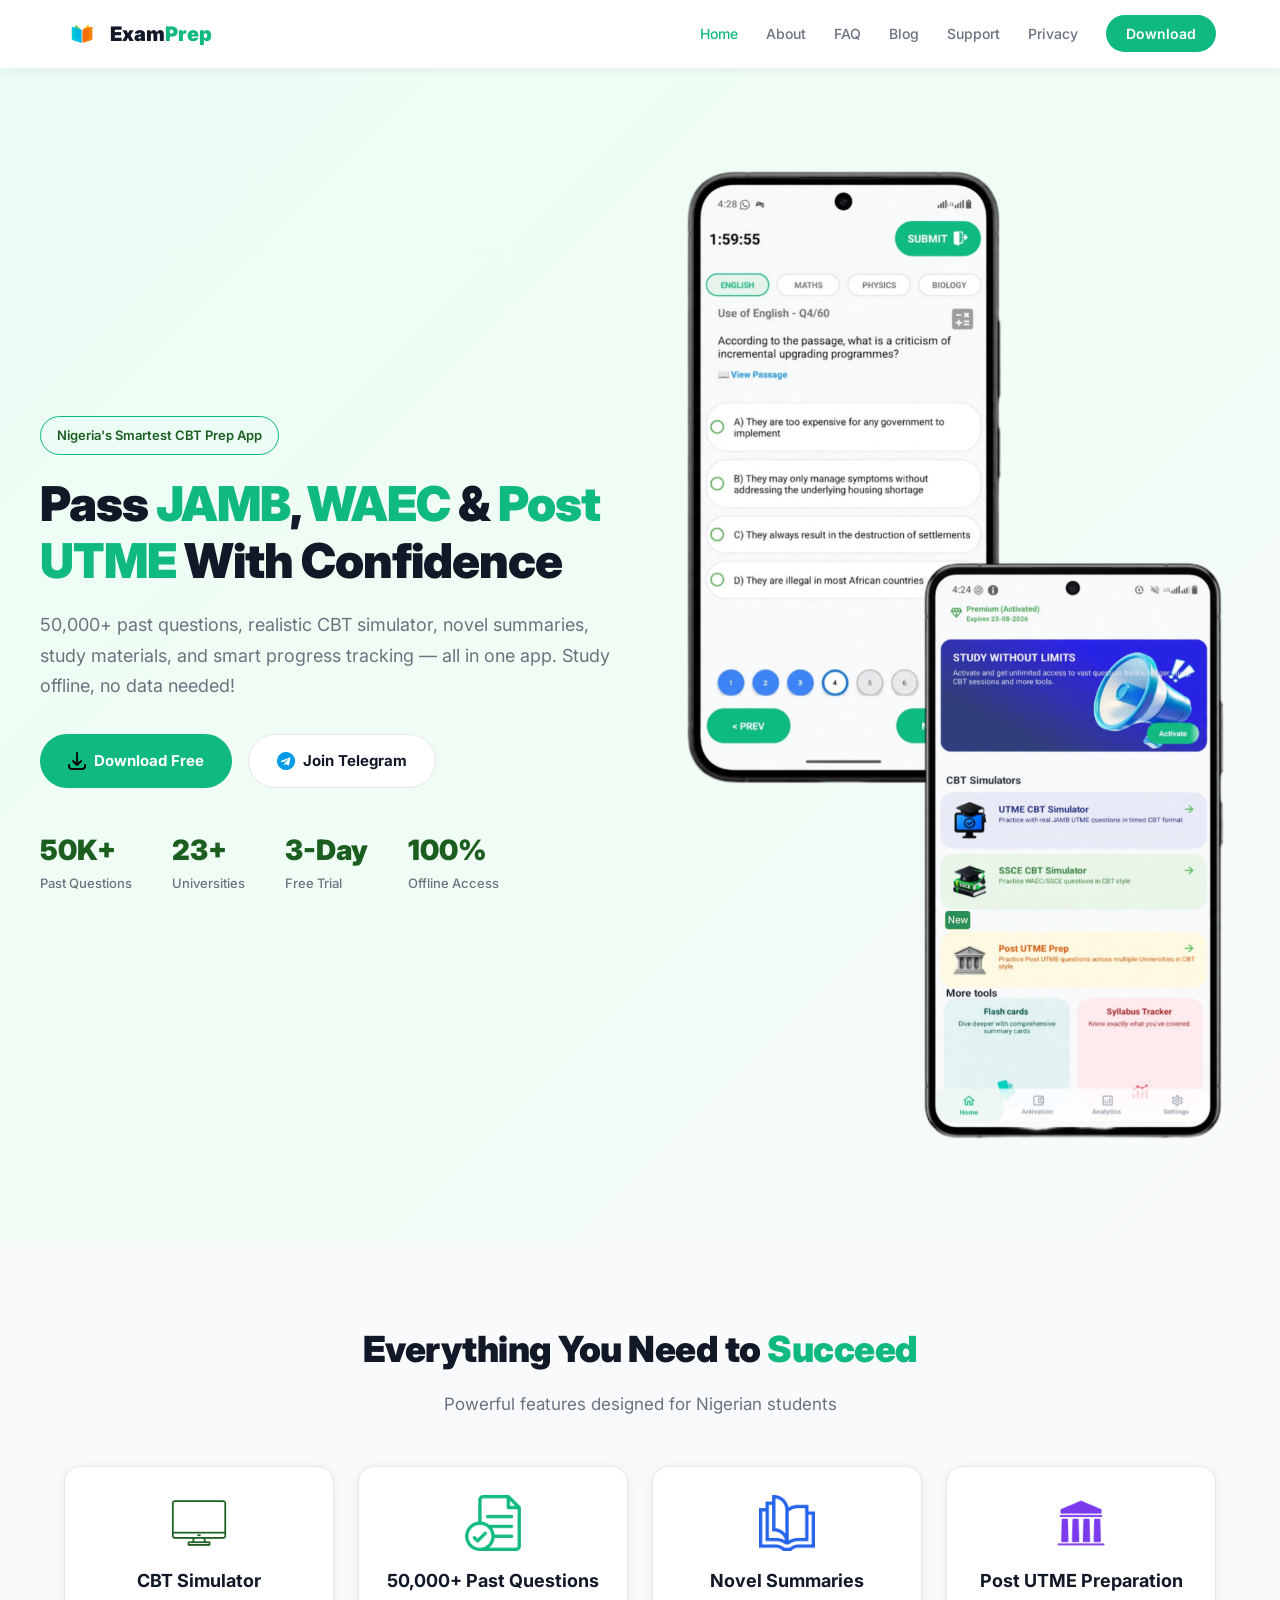
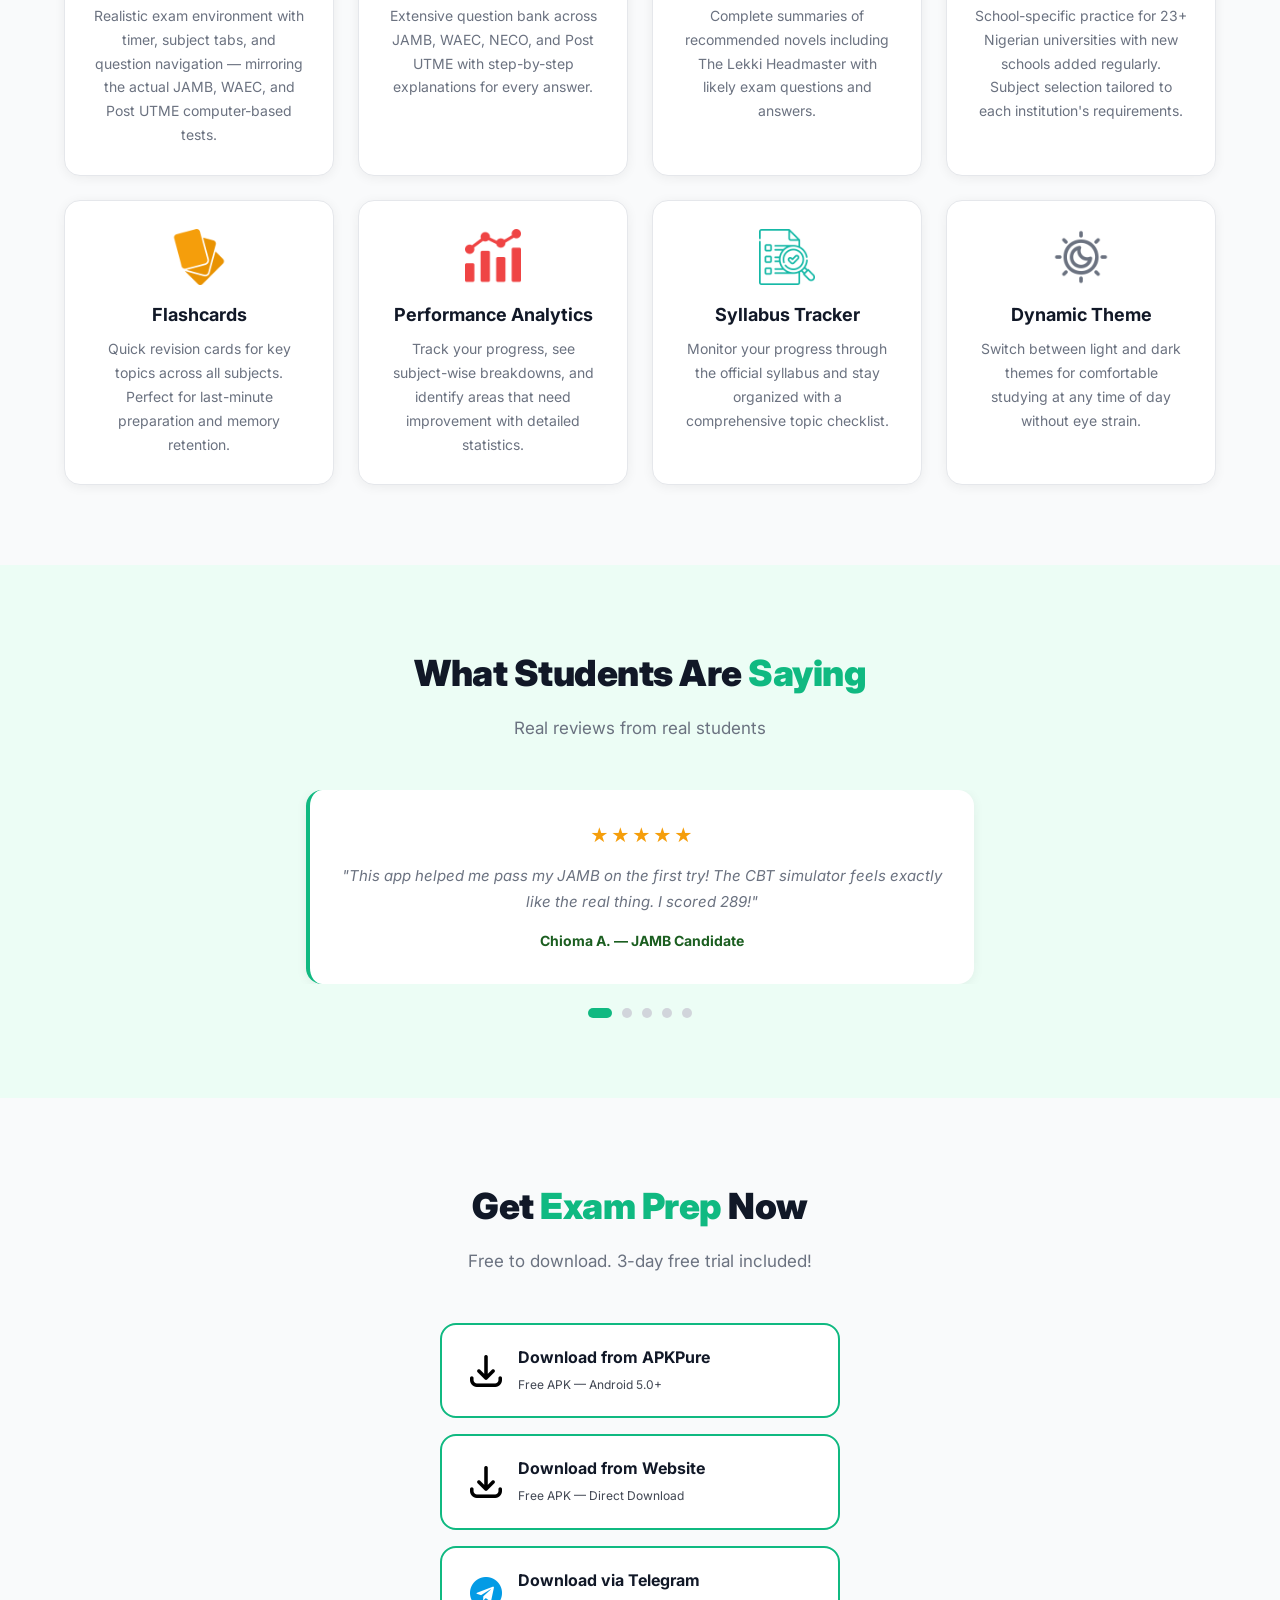
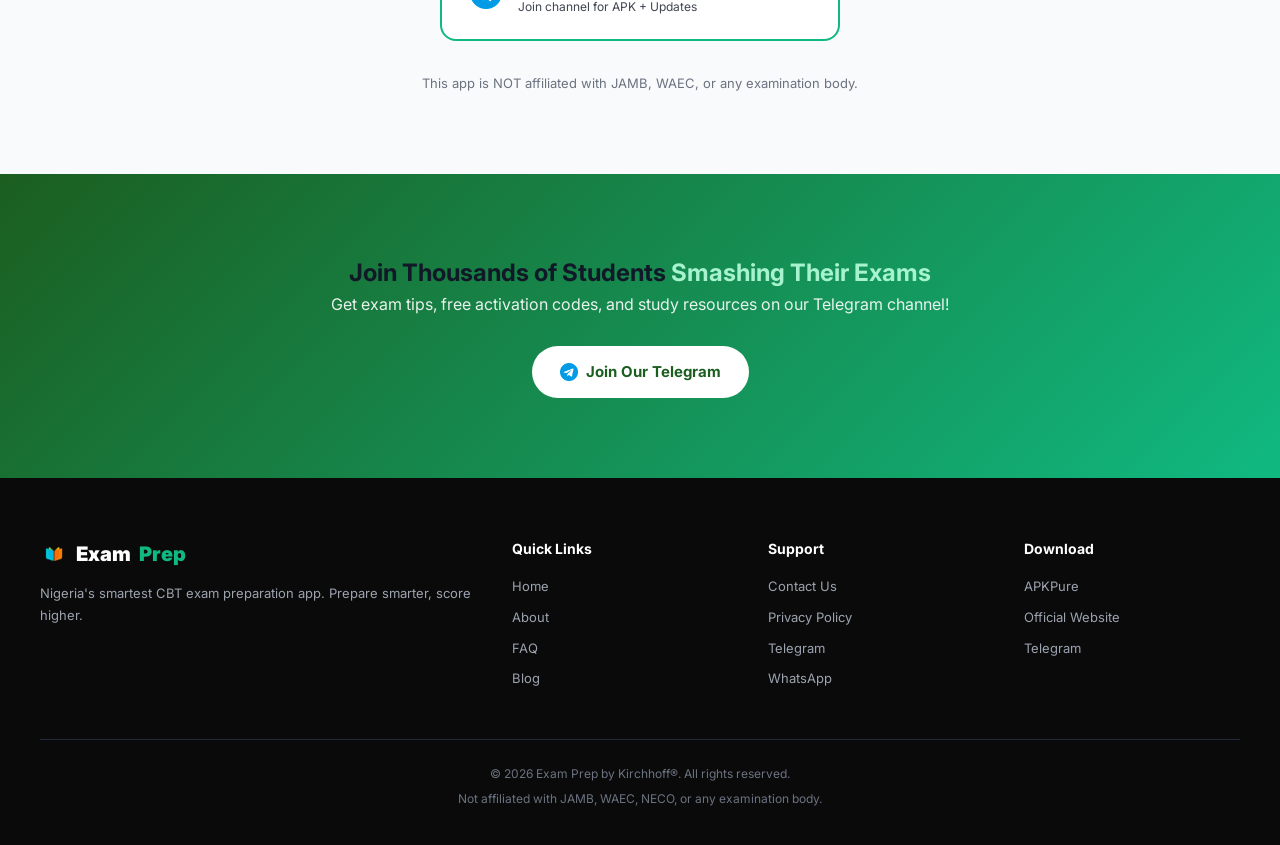
<file: index.html>
<!DOCTYPE html>
<html lang="en">
<head>
    <meta charset="UTF-8">
    <meta name="viewport" content="width=device-width, initial-scale=1.0">
    <title>Exam Prep — JAMB, WAEC, NECO & Post UTME CBT Simulator</title>
    <meta name="description" content="Prepare for JAMB, WAEC, NECO, and Post UTME with 50,000+ past questions, realistic CBT simulator, novel summaries, and smart progress tracking. Download free now!">
    <link rel="icon" type="image/png" href="logo.png">
    <link rel="stylesheet" href="style.css">
    <link rel="preconnect" href="https://fonts.googleapis.com">
    <link href="https://fonts.googleapis.com/css2?family=Inter:wght@400;500;600;700;800;900&display=swap" rel="stylesheet">
</head>
<body>

    <!-- NAVIGATION -->
    <nav class="navbar">
        <div class="nav-container">
            <a href="index.html" class="nav-logo">
                <img src="logo.png" alt="Exam Prep Logo">
                <span class="logo-text">Exam<span class="accent">Prep</span></span>
            </a>
            <button class="nav-toggle" id="navToggle" aria-label="Toggle navigation">
                <span></span>
                <span></span>
                <span></span>
            </button>
            <ul class="nav-menu" id="navMenu">
                <li><a href="index.html" class="active">Home</a></li>
                <li><a href="about.html">About</a></li>
                <li><a href="faq.html">FAQ</a></li>
                <li><a href="blog.html">Blog</a></li>
                <li><a href="support.html">Support</a></li>
                <li><a href="privacy.html">Privacy</a></li>
                <li><a href="#download" class="nav-download-btn">Download</a></li>
            </ul>
        </div>
    </nav>

    <!-- HERO SECTION -->
    <section class="hero">
        <div class="hero-container">
            <div class="hero-content">
                <span class="hero-badge">Nigeria's Smartest CBT Prep App</span>
                <h1 class="hero-title">Pass <span class="accent">JAMB</span>, <span class="accent">WAEC</span> & <span class="accent">Post UTME</span> With Confidence</h1>
                <p class="hero-subtitle">50,000+ past questions, realistic CBT simulator, novel summaries, study materials, and smart progress tracking — all in one app. Study offline, no data needed!</p>
                <div class="hero-buttons">
                    <a href="#download" class="btn-primary">
                        <img src="icon-download.png" alt="Download" style="width: 18px; height: 18px;">
                        Download Free
                    </a>
                    <a href="https://t.me/KirchhoffExamPrep" class="btn-secondary" target="_blank">
                        <img src="icon-telegram.png" alt="Telegram" style="width: 18px; height: 18px;">
                        Join Telegram
                    </a>
                </div>
                <div class="hero-stats">
                    <div class="stat">
                        <span class="stat-number">50K+</span>
                        <span class="stat-label">Past Questions</span>
                    </div>
                    <div class="stat">
                        <span class="stat-number">23+</span>
                        <span class="stat-label">Universities</span>
                    </div>
                    <div class="stat">
                        <span class="stat-number">3-Day</span>
                        <span class="stat-label">Free Trial</span>
                    </div>
                    <div class="stat">
                        <span class="stat-number">100%</span>
                        <span class="stat-label">Offline Access</span>
                    </div>
                </div>
            </div>
            <div class="hero-phone">
                <img src="app-showcase.png" alt="Exam Prep App Screenshots" class="hero-showcase">
            </div>
        </div>
    </section>

    <!-- FEATURES SECTION -->
    <section class="features" id="features">
        <div class="section-container">
            <h2 class="section-title">Everything You Need to <span class="accent">Succeed</span></h2>
            <p class="section-subtitle">Powerful features designed for Nigerian students</p>
            
            <div class="features-grid">
                <div class="feature-card">
                    <img src="icon-cbt.png" alt="CBT Simulator" class="feature-icon">
                    <h3>CBT Simulator</h3>
                    <p>Realistic exam environment with timer, subject tabs, and question navigation — mirroring the actual JAMB, WAEC, and Post UTME computer-based tests.</p>
                </div>
                <div class="feature-card">
                    <img src="icon-questions.png" alt="50,000+ Questions" class="feature-icon">
                    <h3>50,000+ Past Questions</h3>
                    <p>Extensive question bank across JAMB, WAEC, NECO, and Post UTME with step-by-step explanations for every answer.</p>
                </div>
                <div class="feature-card">
                    <img src="icon-novel.png" alt="Novel Summaries" class="feature-icon">
                    <h3>Novel Summaries</h3>
                    <p>Complete summaries of recommended novels including The Lekki Headmaster with likely exam questions and answers.</p>
                </div>
                <div class="feature-card">
                    <img src="icon-postutme.png" alt="Post UTME Prep" class="feature-icon">
                    <h3>Post UTME Preparation</h3>
                    <p>School-specific practice for 23+ Nigerian universities with new schools added regularly. Subject selection tailored to each institution's requirements.</p>
                </div>
                <div class="feature-card">
                    <img src="icon-flashcards.png" alt="Flashcards" class="feature-icon">
                    <h3>Flashcards</h3>
                    <p>Quick revision cards for key topics across all subjects. Perfect for last-minute preparation and memory retention.</p>
                </div>
                <div class="feature-card">
                    <img src="icon-analytics.png" alt="Analytics" class="feature-icon">
                    <h3>Performance Analytics</h3>
                    <p>Track your progress, see subject-wise breakdowns, and identify areas that need improvement with detailed statistics.</p>
                </div>
                <div class="feature-card">
                    <img src="icon-syllabus.png" alt="Syllabus Tracker" class="feature-icon">
                    <h3>Syllabus Tracker</h3>
                    <p>Monitor your progress through the official syllabus and stay organized with a comprehensive topic checklist.</p>
                </div>
                <div class="feature-card">
                    <img src="icon-night.png" alt="Dynamic Theme" class="feature-icon">
                    <h3>Dynamic Theme</h3>
                    <p>Switch between light and dark themes for comfortable studying at any time of day without eye strain.</p>
                </div>
            </div>
        </div>
    </section>

    <!-- TESTIMONIALS SECTION -->
    <section class="testimonials">
        <div class="section-container">
            <h2 class="section-title">What Students Are <span class="accent">Saying</span></h2>
            <p class="section-subtitle">Real reviews from real students</p>
            
            <div class="testimonial-slider" id="testimonialSlider">
                <div class="testimonial-track" id="testimonialTrack">
                    <div class="testimonial-slide">
                        <div class="testimonial-card">
                            <div class="stars">★★★★★</div>
                            <p class="testimonial-text">"This app helped me pass my JAMB on the first try! The CBT simulator feels exactly like the real thing. I scored 289!"</p>
                            <p class="testimonial-name">Chioma A. — JAMB Candidate</p>
                        </div>
                    </div>
                    <div class="testimonial-slide">
                        <div class="testimonial-card">
                            <div class="stars">★★★★★</div>
                            <p class="testimonial-text">"The Post UTME section is a game-changer! I practiced for UNILAG specifically and the questions were very similar. Got admitted!"</p>
                            <p class="testimonial-name">Femi A. — Post UTME Candidate</p>
                        </div>
                    </div>
                    <div class="testimonial-slide">
                        <div class="testimonial-card">
                            <div class="stars">★★★★★</div>
                            <p class="testimonial-text">"Got 7 A's in WAEC thanks to this app. The study materials and past questions are incredibly accurate. 10/10!"</p>
                            <p class="testimonial-name">Grace M. — WAEC Candidate</p>
                        </div>
                    </div>
                    <div class="testimonial-slide">
                        <div class="testimonial-card">
                            <div class="stars">★★★★★</div>
                            <p class="testimonial-text">"The novel summaries saved me for Literature. The Lekki Headmaster summary was spot on with likely exam questions."</p>
                            <p class="testimonial-name">Emeka N. — JAMB Candidate</p>
                        </div>
                    </div>
                    <div class="testimonial-slide">
                        <div class="testimonial-card">
                            <div class="stars">★★★★★</div>
                            <p class="testimonial-text">"Offline access is a lifesaver! I studied everywhere without worrying about data. The analytics helped me focus on weak areas."</p>
                            <p class="testimonial-name">Blessing E. — NECO Candidate</p>
                        </div>
                    </div>
                </div>
            </div>
            
            <div class="slider-dots" id="sliderDots">
                <button class="slider-dot active" data-index="0" aria-label="Slide 1"></button>
                <button class="slider-dot" data-index="1" aria-label="Slide 2"></button>
                <button class="slider-dot" data-index="2" aria-label="Slide 3"></button>
                <button class="slider-dot" data-index="3" aria-label="Slide 4"></button>
                <button class="slider-dot" data-index="4" aria-label="Slide 5"></button>
            </div>
        </div>
    </section>

    <!-- DOWNLOAD SECTION -->
    <section class="download" id="download">
        <div class="section-container">
            <h2 class="section-title">Get <span class="accent">Exam Prep</span> Now</h2>
            <p class="section-subtitle">Free to download. 3-day free trial included!</p>
            
            <div class="download-buttons">
                <a href="https://apkpure.com/p/com.kirchhoff.examprep" class="btn-download" target="_blank">
                    <img src="icon-download.png" alt="APKPure Download">
                    <span>
                        <strong>Download from APKPure</strong>
                        <small>Free APK — Android 5.0+</small>
                    </span>
                </a>
                <a href="https://examprep.apk.com" class="btn-download" target="_blank">
                    <img src="icon-download.png" alt="Direct Download">
                    <span>
                        <strong>Download from Website</strong>
                        <small>Free APK — Direct Download</small>
                    </span>
                </a>
                <a href="https://t.me/KirchhoffExamPrep/63" class="btn-download" target="_blank">
                    <img src="icon-telegram.png" alt="Telegram Download">
                    <span>
                        <strong>Download via Telegram</strong>
                        <small>Join channel for APK + Updates</small>
                    </span>
                </a>
            </div>
            
            <p class="download-note">This app is NOT affiliated with JAMB, WAEC, or any examination body.</p>
        </div>
    </section>

    <!-- CTA SECTION -->
    <section class="cta">
        <div class="section-container">
            <h2>Join Thousands of Students <span class="accent">Smashing Their Exams</span></h2>
            <p>Get exam tips, free activation codes, and study resources on our Telegram channel!</p>
            <a href="https://t.me/KirchhoffExamPrep" class="btn-primary" target="_blank">
                <img src="icon-telegram.png" alt="Telegram" style="width: 18px; height: 18px;">
                Join Our Telegram
            </a>
        </div>
    </section>

    <!-- FOOTER -->
    <footer class="footer">
        <div class="footer-container">
            <div class="footer-grid">
                <div class="footer-brand">
                    <span class="footer-logo">
                        <img src="logo.png" alt="Exam Prep Logo">
                        Exam<span class="accent">Prep</span>
                    </span>
                    <p>Nigeria's smartest CBT exam preparation app. Prepare smarter, score higher.</p>
                </div>
                <div class="footer-links">
                    <h4>Quick Links</h4>
                    <a href="index.html">Home</a>
                    <a href="about.html">About</a>
                    <a href="faq.html">FAQ</a>
                    <a href="blog.html">Blog</a>
                </div>
                <div class="footer-links">
                    <h4>Support</h4>
                    <a href="support.html">Contact Us</a>
                    <a href="privacy.html">Privacy Policy</a>
                    <a href="https://t.me/KirchhoffExamPrep" target="_blank">Telegram</a>
                    <a href="https://wa.me/2349031144480" target="_blank">WhatsApp</a>
                </div>
                <div class="footer-links">
                    <h4>Download</h4>
                    <a href="https://apkpure.com/p/com.kirchhoff.examprep" target="_blank">APKPure</a>
                    <a href="https://examprep.apk.com" target="_blank">Official Website</a>
                    <a href="https://t.me/KirchhoffExamPrep/63" target="_blank">Telegram</a>
                </div>
            </div>
            <div class="footer-bottom">
                <p>© <span class="current-year">2025</span> Exam Prep by Kirchhoff®. All rights reserved.</p>
                <p>Not affiliated with JAMB, WAEC, NECO, or any examination body.</p>
            </div>
        </div>
    </footer>

    <script src="script.js"></script>
</body>
</html>
</file>
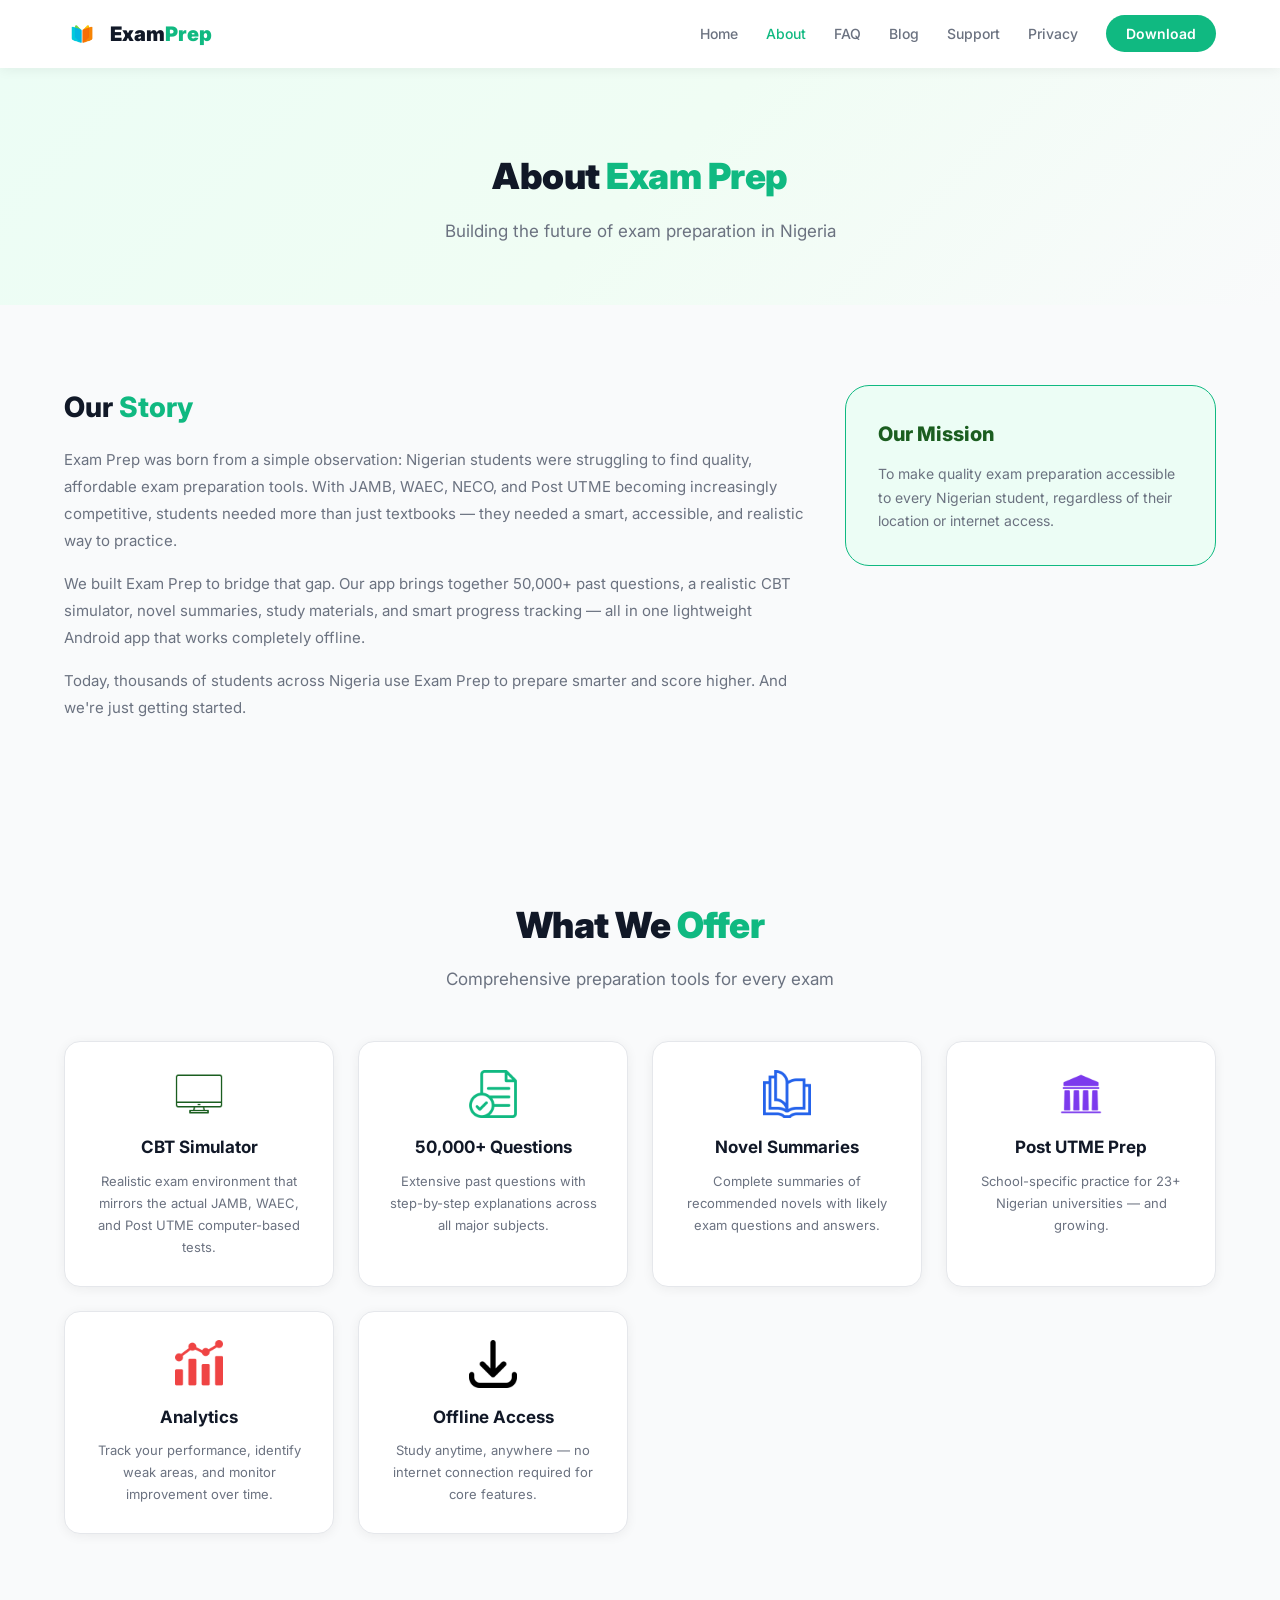
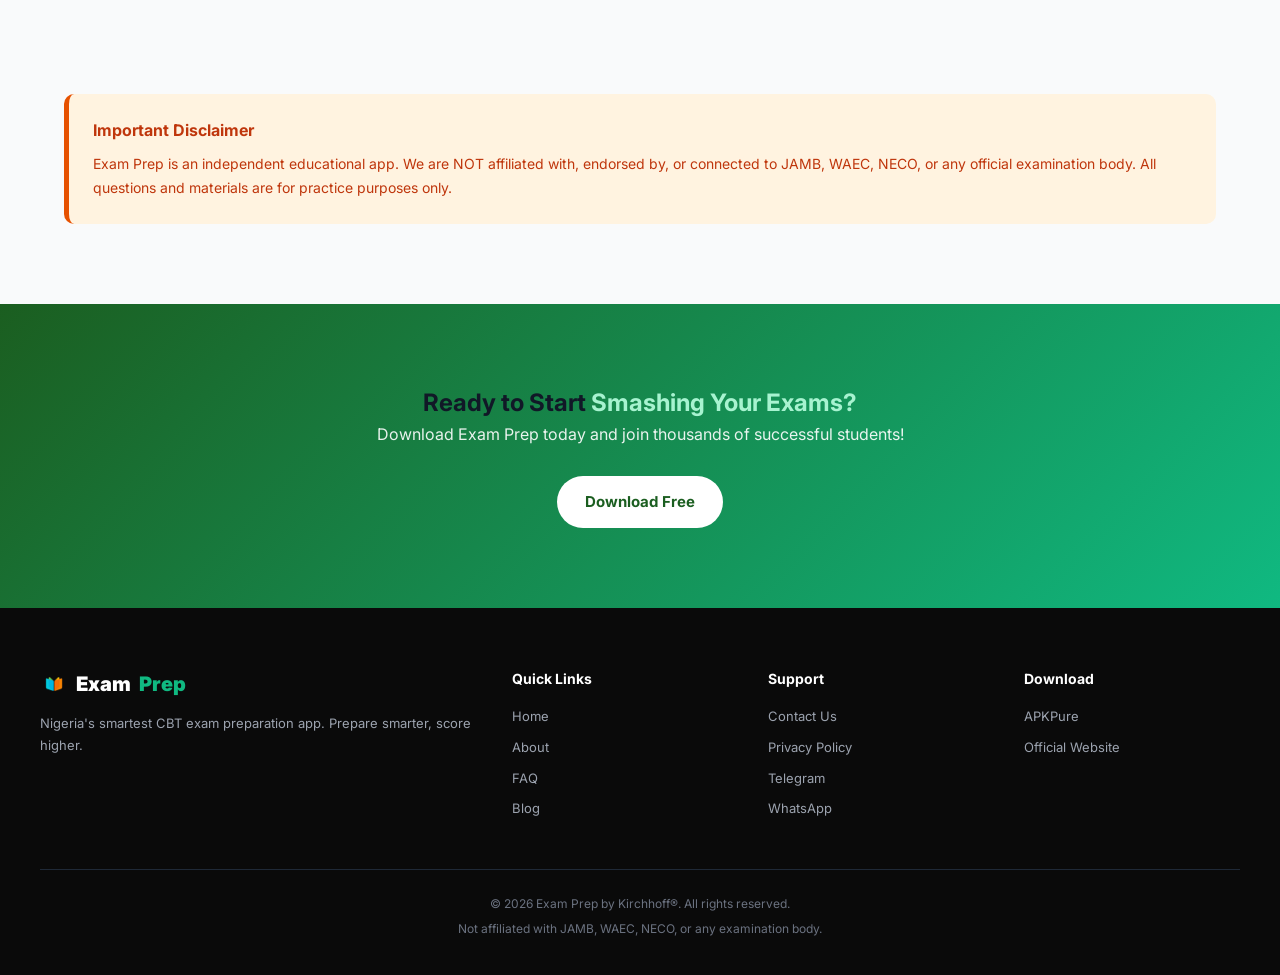
<file: about.html>
<!DOCTYPE html>
<html lang="en">
<head>
    <meta charset="UTF-8">
    <meta name="viewport" content="width=device-width, initial-scale=1.0">
    <title>About — Exam Prep</title>
    <meta name="description" content="Learn about Exam Prep — Nigeria's smartest CBT exam preparation app for JAMB, WAEC, NECO, and Post UTME.">
    <link rel="icon" type="image/png" href="logo.png">
    <link rel="stylesheet" href="style.css">
    <link rel="preconnect" href="https://fonts.googleapis.com">
    <link href="https://fonts.googleapis.com/css2?family=Inter:wght@400;500;600;700;800;900&display=swap" rel="stylesheet">
    <style>
        .about-hero {
            background: linear-gradient(135deg, #ECFDF5 0%, #F0FDF4 50%, #F9FAFB 100%);
            padding: 80px 24px 60px;
            text-align: center;
        }
        
        .story-grid {
            display: grid;
            grid-template-columns: 2fr 1fr;
            gap: 40px;
            align-items: start;
        }
        
        .story-text h2 {
            font-size: 28px;
            font-weight: 800;
            margin-bottom: 16px;
        }
        
        .story-paragraph {
            font-size: 15px;
            color: var(--text-secondary);
            line-height: 1.8;
            margin-bottom: 16px;
        }
        
        .story-card {
            background: var(--green-light);
            border-radius: var(--radius-lg);
            padding: 32px;
            border: 1px solid var(--green);
        }
        
        .story-card h3 {
            font-size: 20px;
            font-weight: 800;
            color: var(--green-dark);
            margin-bottom: 12px;
        }
        
        .story-card p {
            font-size: 14px;
            color: var(--text-secondary);
            line-height: 1.7;
        }
        
        .offer-grid {
            display: grid;
            grid-template-columns: repeat(auto-fit, minmax(250px, 1fr));
            gap: 24px;
        }
        
        .offer-card {
            background: var(--card);
            border-radius: var(--radius);
            padding: 28px;
            box-shadow: var(--shadow);
            border: 1px solid var(--border);
            text-align: center;
            transition: var(--transition);
        }
        
        .offer-card:hover {
            transform: translateY(-4px);
            box-shadow: var(--shadow-lg);
            border-color: var(--green);
        }
        
        .offer-card img {
            width: 48px;
            height: 48px;
            margin: 0 auto 16px;
            display: block;
        }
        
        .offer-card h3 {
            font-size: 17px;
            font-weight: 700;
            margin-bottom: 8px;
        }
        
        .offer-card p {
            font-size: 13px;
            color: var(--text-secondary);
            line-height: 1.7;
        }
        
        .disclaimer-card {
            background: #FFF3E0;
            border-left: 5px solid #E65100;
            padding: 24px;
            border-radius: var(--radius-sm);
        }
        
        .disclaimer-card h3 {
            color: #BF360C;
            font-size: 16px;
            margin-bottom: 8px;
        }
        
        .disclaimer-card p {
            color: #BF360C;
            font-size: 14px;
            line-height: 1.7;
        }
        
        @media (max-width: 768px) {
            .story-grid {
                grid-template-columns: 1fr;
            }
        }
    </style>
</head>
<body>

    <!-- NAVIGATION -->
    <nav class="navbar">
        <div class="nav-container">
            <a href="index.html" class="nav-logo">
                <img src="logo.png" alt="Exam Prep Logo">
                <span class="logo-text">Exam<span class="accent">Prep</span></span>
            </a>
            <button class="nav-toggle" id="navToggle" aria-label="Toggle navigation">
                <span></span>
                <span></span>
                <span></span>
            </button>
            <ul class="nav-menu" id="navMenu">
                <li><a href="index.html">Home</a></li>
                <li><a href="about.html" class="active">About</a></li>
                <li><a href="faq.html">FAQ</a></li>
                <li><a href="blog.html">Blog</a></li>
                <li><a href="support.html">Support</a></li>
                <li><a href="privacy.html">Privacy</a></li>
                <li><a href="index.html#download" class="nav-download-btn">Download</a></li>
            </ul>
        </div>
    </nav>

    <!-- ABOUT HERO -->
    <section class="about-hero">
        <h1 class="section-title">About <span class="accent">Exam Prep</span></h1>
        <p class="section-subtitle" style="margin-bottom: 0;">Building the future of exam preparation in Nigeria</p>
    </section>

    <!-- OUR STORY -->
    <section class="about-story">
        <div class="section-container">
            <div class="story-grid">
                <div class="story-text">
                    <h2>Our <span class="accent">Story</span></h2>
                    <p class="story-paragraph">
                        Exam Prep was born from a simple observation: Nigerian students were struggling to find quality, affordable exam preparation tools. With JAMB, WAEC, NECO, and Post UTME becoming increasingly competitive, students needed more than just textbooks — they needed a smart, accessible, and realistic way to practice.
                    </p>
                    <p class="story-paragraph">
                        We built Exam Prep to bridge that gap. Our app brings together 50,000+ past questions, a realistic CBT simulator, novel summaries, study materials, and smart progress tracking — all in one lightweight Android app that works completely offline.
                    </p>
                    <p class="story-paragraph">
                        Today, thousands of students across Nigeria use Exam Prep to prepare smarter and score higher. And we're just getting started.
                    </p>
                </div>
                <div class="story-card">
                    <h3>Our Mission</h3>
                    <p>To make quality exam preparation accessible to every Nigerian student, regardless of their location or internet access.</p>
                </div>
            </div>
        </div>
    </section>

    <!-- WHAT WE OFFER -->
    <section class="about-offer">
        <div class="section-container">
            <h2 class="section-title">What We <span class="accent">Offer</span></h2>
            <p class="section-subtitle">Comprehensive preparation tools for every exam</p>
            
            <div class="offer-grid">
                <div class="offer-card">
                    <img src="icon-cbt.png" alt="CBT Simulator">
                    <h3>CBT Simulator</h3>
                    <p>Realistic exam environment that mirrors the actual JAMB, WAEC, and Post UTME computer-based tests.</p>
                </div>
                <div class="offer-card">
                    <img src="icon-questions.png" alt="Questions">
                    <h3>50,000+ Questions</h3>
                    <p>Extensive past questions with step-by-step explanations across all major subjects.</p>
                </div>
                <div class="offer-card">
                    <img src="icon-novel.png" alt="Novel Summaries">
                    <h3>Novel Summaries</h3>
                    <p>Complete summaries of recommended novels with likely exam questions and answers.</p>
                </div>
                <div class="offer-card">
                    <img src="icon-postutme.png" alt="Post UTME">
                    <h3>Post UTME Prep</h3>
                    <p>School-specific practice for 23+ Nigerian universities — and growing.</p>
                </div>
                <div class="offer-card">
                    <img src="icon-analytics.png" alt="Analytics">
                    <h3>Analytics</h3>
                    <p>Track your performance, identify weak areas, and monitor improvement over time.</p>
                </div>
                <div class="offer-card">
                    <img src="icon-download.png" alt="Offline Access">
                    <h3>Offline Access</h3>
                    <p>Study anytime, anywhere — no internet connection required for core features.</p>
                </div>
            </div>
        </div>
    </section>

    <!-- DISCLAIMER -->
    <section class="about-disclaimer">
        <div class="section-container">
            <div class="disclaimer-card">
                <h3>Important Disclaimer</h3>
                <p>Exam Prep is an independent educational app. We are NOT affiliated with, endorsed by, or connected to JAMB, WAEC, NECO, or any official examination body. All questions and materials are for practice purposes only.</p>
            </div>
        </div>
    </section>

    <!-- CTA -->
    <section class="cta">
        <div class="section-container">
            <h2>Ready to Start <span class="accent">Smashing Your Exams?</span></h2>
            <p>Download Exam Prep today and join thousands of successful students!</p>
            <a href="index.html#download" class="btn-primary">Download Free</a>
        </div>
    </section>

    <!-- FOOTER -->
    <footer class="footer">
        <div class="footer-container">
            <div class="footer-grid">
                <div class="footer-brand">
                    <span class="footer-logo">
                        <img src="logo.png" alt="Exam Prep Logo">
                        Exam<span class="accent">Prep</span>
                    </span>
                    <p>Nigeria's smartest CBT exam preparation app. Prepare smarter, score higher.</p>
                </div>
                <div class="footer-links">
                    <h4>Quick Links</h4>
                    <a href="index.html">Home</a>
                    <a href="about.html">About</a>
                    <a href="faq.html">FAQ</a>
                    <a href="blog.html">Blog</a>
                </div>
                <div class="footer-links">
                    <h4>Support</h4>
                    <a href="support.html">Contact Us</a>
                    <a href="privacy.html">Privacy Policy</a>
                    <a href="https://t.me/KirchhoffExamPrep" target="_blank">Telegram</a>
                    <a href="https://wa.me/2349031144480" target="_blank">WhatsApp</a>
                </div>
                <div class="footer-links">
                    <h4>Download</h4>
                    <a href="https://apkpure.com/p/com.kirchhoff.examprep" target="_blank">APKPure</a>
                    <a href="https://examprep.apk.com" target="_blank">Official Website</a>
                </div>
            </div>
            <div class="footer-bottom">
                <p>© <span class="current-year">2025</span> Exam Prep by Kirchhoff®. All rights reserved.</p>
                <p>Not affiliated with JAMB, WAEC, NECO, or any examination body.</p>
            </div>
        </div>
    </footer>

    <script src="script.js"></script>
</body>
                </html>
</file>
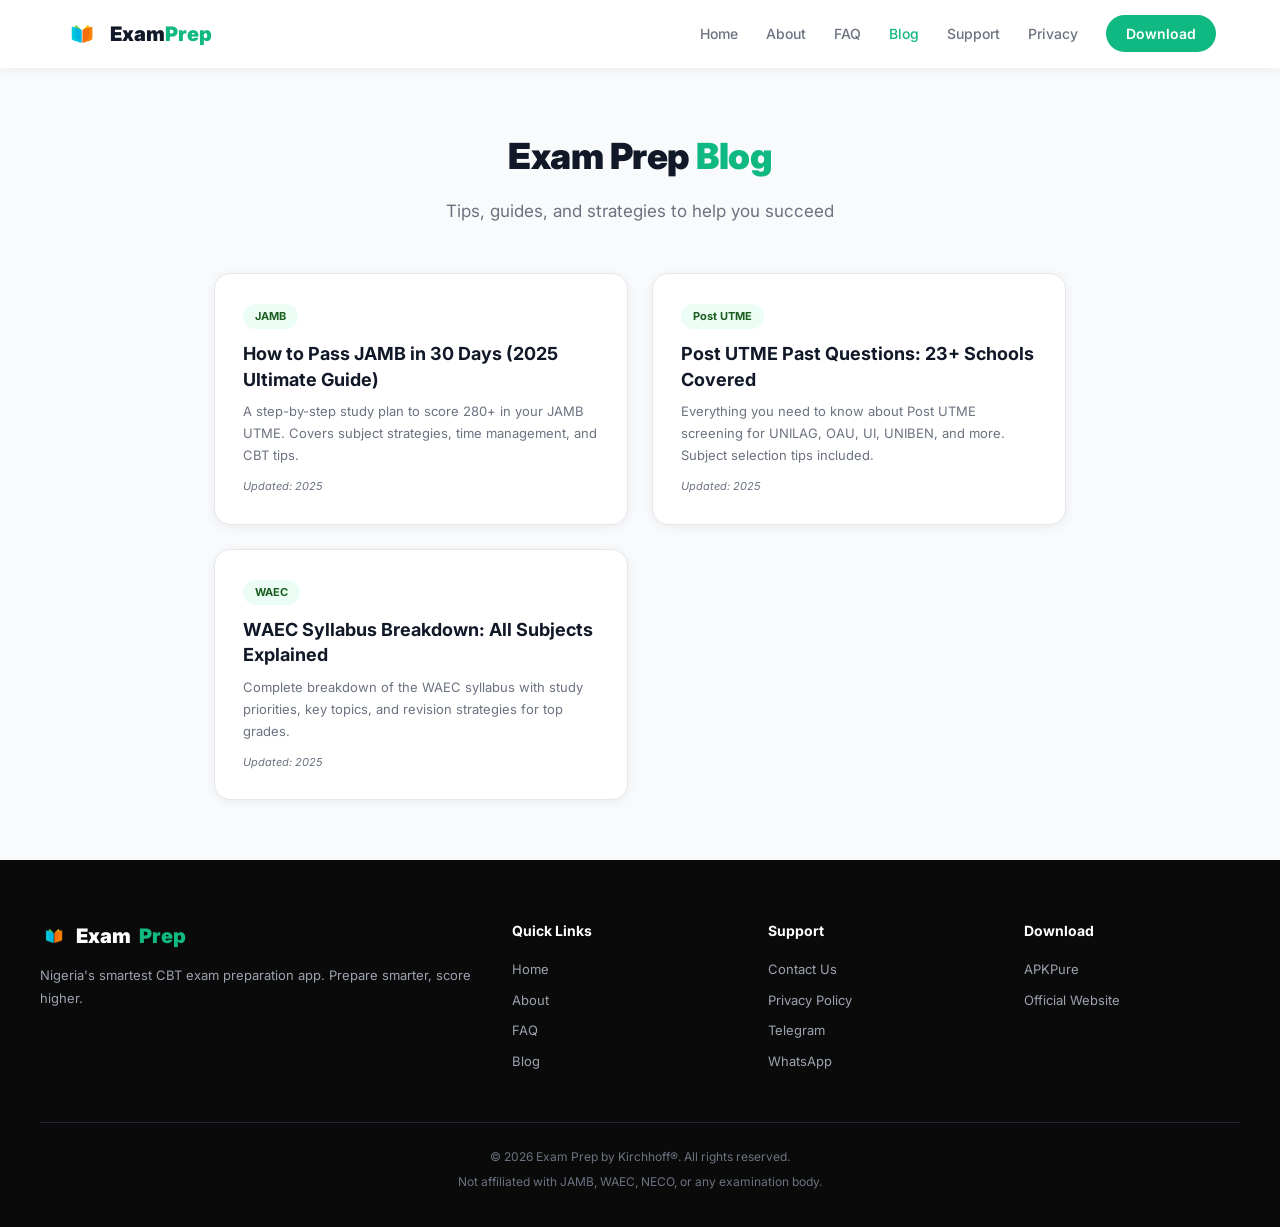
<file: blog.html>
<!DOCTYPE html>
<html lang="en">
<head>
    <meta charset="UTF-8">
    <meta name="viewport" content="width=device-width, initial-scale=1.0">
    <title>Blog — Exam Prep Tips & Guides</title>
    <meta name="description" content="Exam tips, study guides, and preparation strategies for JAMB, WAEC, NECO, and Post UTME.">
    <link rel="icon" type="image/png" href="logo.png">
    <link rel="stylesheet" href="style.css">
    <link rel="preconnect" href="https://fonts.googleapis.com">
    <link href="https://fonts.googleapis.com/css2?family=Inter:wght@400;500;600;700;800;900&display=swap" rel="stylesheet">
    <style>
        .blog-section {
            max-width: 900px;
            margin: 0 auto;
            padding: 60px 24px;
        }
        
        .blog-grid {
            display: grid;
            grid-template-columns: repeat(auto-fit, minmax(280px, 1fr));
            gap: 24px;
        }
        
        .blog-card {
            background: var(--card);
            border-radius: var(--radius);
            padding: 28px;
            box-shadow: var(--shadow);
            border: 1px solid var(--border);
            transition: var(--transition);
            text-decoration: none;
            color: var(--text);
            display: block;
        }
        
        .blog-card:hover {
            transform: translateY(-4px);
            box-shadow: var(--shadow-lg);
            border-color: var(--green);
        }
        
        .blog-category {
            display: inline-block;
            background: var(--green-light);
            color: var(--green-dark);
            padding: 4px 12px;
            border-radius: 50px;
            font-size: 11px;
            font-weight: 700;
            margin-bottom: 12px;
        }
        
        .blog-card h3 {
            font-size: 18px;
            font-weight: 700;
            margin-bottom: 8px;
            line-height: 1.4;
        }
        
        .blog-card p {
            font-size: 13px;
            color: var(--text-secondary);
            line-height: 1.7;
        }
        
        .blog-date {
            display: block;
            font-size: 11px;
            color: var(--text-secondary);
            margin-top: 12px;
            font-style: italic;
        }
    </style>
</head>
<body>

    <!-- NAVIGATION -->
    <nav class="navbar">
        <div class="nav-container">
            <a href="index.html" class="nav-logo">
                <img src="logo.png" alt="Exam Prep Logo">
                <span class="logo-text">Exam<span class="accent">Prep</span></span>
            </a>
            <button class="nav-toggle" id="navToggle" aria-label="Toggle navigation">
                <span></span>
                <span></span>
                <span></span>
            </button>
            <ul class="nav-menu" id="navMenu">
                <li><a href="index.html">Home</a></li>
                <li><a href="about.html">About</a></li>
                <li><a href="faq.html">FAQ</a></li>
                <li><a href="blog.html" class="active">Blog</a></li>
                <li><a href="support.html">Support</a></li>
                <li><a href="privacy.html">Privacy</a></li>
                <li><a href="index.html#download" class="nav-download-btn">Download</a></li>
            </ul>
        </div>
    </nav>

    <!-- BLOG SECTION -->
    <section class="blog-section">
        <h1 class="section-title">Exam Prep <span class="accent">Blog</span></h1>
        <p class="section-subtitle">Tips, guides, and strategies to help you succeed</p>

        <div class="blog-grid">
            <a href="blog/how-to-pass-jamb.html" class="blog-card">
                <span class="blog-category">JAMB</span>
                <h3>How to Pass JAMB in 30 Days (2025 Ultimate Guide)</h3>
                <p>A step-by-step study plan to score 280+ in your JAMB UTME. Covers subject strategies, time management, and CBT tips.</p>
                <span class="blog-date">Updated: 2025</span>
            </a>

            <a href="blog/post-utme-guide.html" class="blog-card">
                <span class="blog-category">Post UTME</span>
                <h3>Post UTME Past Questions: 23+ Schools Covered</h3>
                <p>Everything you need to know about Post UTME screening for UNILAG, OAU, UI, UNIBEN, and more. Subject selection tips included.</p>
                <span class="blog-date">Updated: 2025</span>
            </a>

            <a href="blog/waec-syllabus-tips.html" class="blog-card">
                <span class="blog-category">WAEC</span>
                <h3>WAEC Syllabus Breakdown: All Subjects Explained</h3>
                <p>Complete breakdown of the WAEC syllabus with study priorities, key topics, and revision strategies for top grades.</p>
                <span class="blog-date">Updated: 2025</span>
            </a>
        </div>
    </section>

    <!-- FOOTER -->
    <footer class="footer">
        <div class="footer-container">
            <div class="footer-grid">
                <div class="footer-brand">
                    <span class="footer-logo">
                        <img src="logo.png" alt="Exam Prep Logo">
                        Exam<span class="accent">Prep</span>
                    </span>
                    <p>Nigeria's smartest CBT exam preparation app. Prepare smarter, score higher.</p>
                </div>
                <div class="footer-links">
                    <h4>Quick Links</h4>
                    <a href="index.html">Home</a>
                    <a href="about.html">About</a>
                    <a href="faq.html">FAQ</a>
                    <a href="blog.html">Blog</a>
                </div>
                <div class="footer-links">
                    <h4>Support</h4>
                    <a href="support.html">Contact Us</a>
                    <a href="privacy.html">Privacy Policy</a>
                    <a href="https://t.me/KirchhoffExamPrep" target="_blank">Telegram</a>
                    <a href="https://wa.me/2349031144480" target="_blank">WhatsApp</a>
                </div>
                <div class="footer-links">
                    <h4>Download</h4>
                    <a href="https://apkpure.com/p/com.kirchhoff.examprep" target="_blank">APKPure</a>
                    <a href="https://examprep.apk.com" target="_blank">Official Website</a>
                </div>
            </div>
            <div class="footer-bottom">
                <p>© <span class="current-year">2025</span> Exam Prep by Kirchhoff®. All rights reserved.</p>
                <p>Not affiliated with JAMB, WAEC, NECO, or any examination body.</p>
            </div>
        </div>
    </footer>

    <script src="script.js"></script>
</body>
</html>
</file>
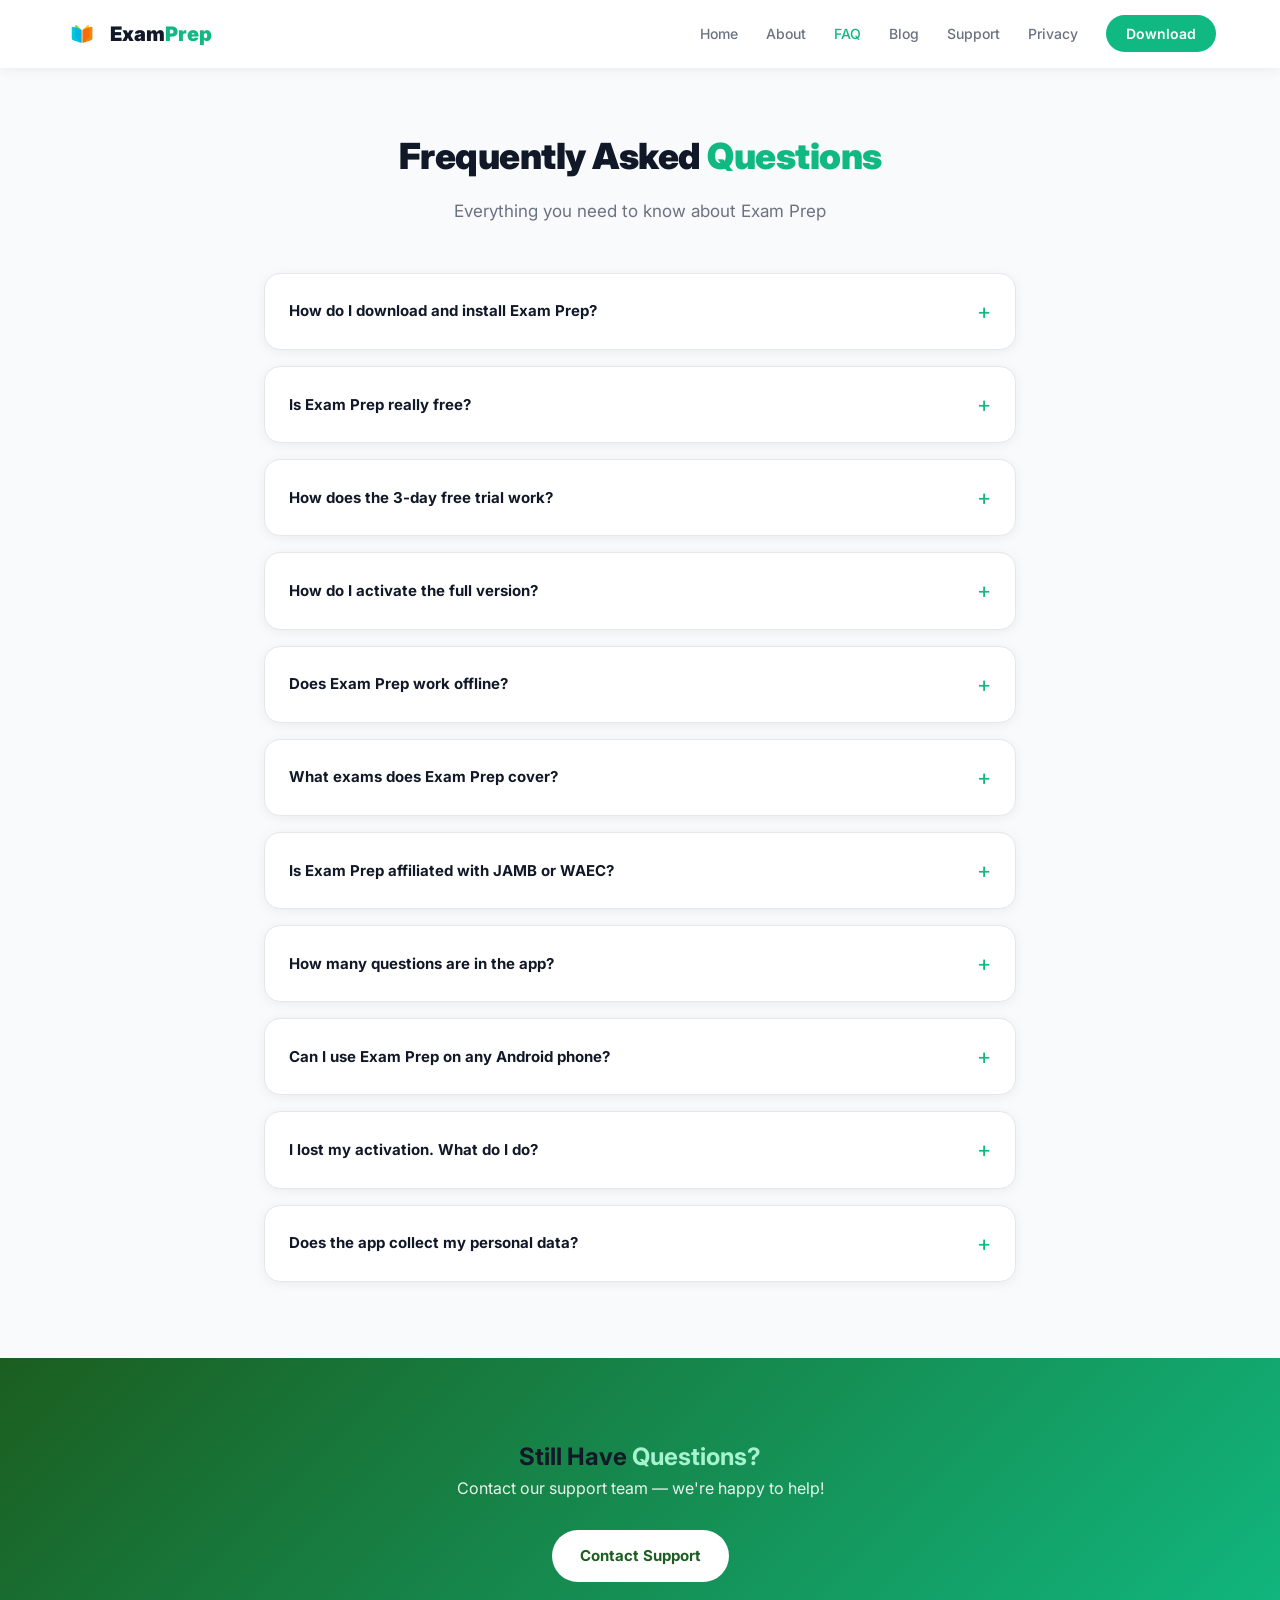
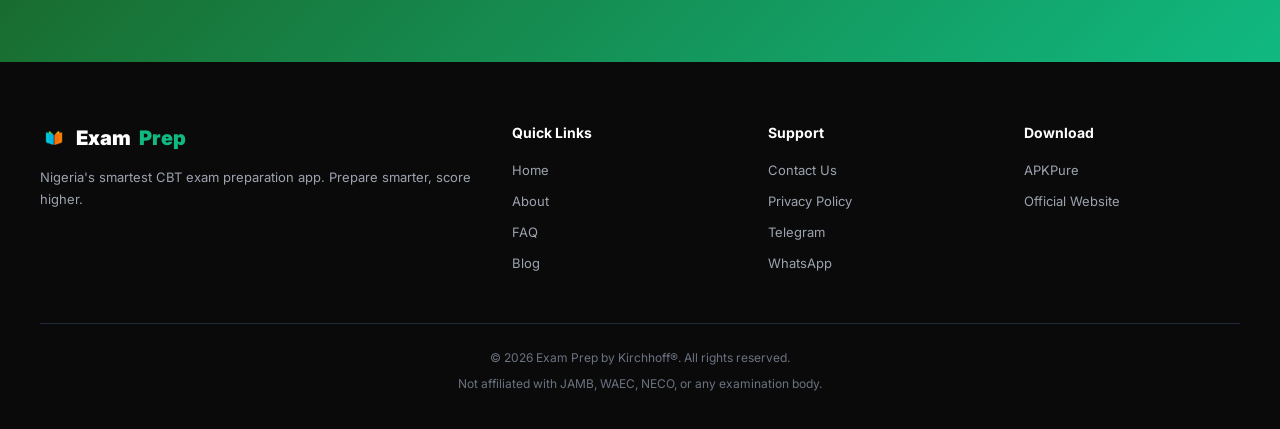
<file: faq.html>
<!DOCTYPE html>
<html lang="en">
<head>
    <meta charset="UTF-8">
    <meta name="viewport" content="width=device-width, initial-scale=1.0">
    <title>FAQ — Exam Prep</title>
    <meta name="description" content="Frequently asked questions about Exam Prep — installation, activation, features, and more.">
    <link rel="icon" type="image/png" href="logo.png">
    <link rel="stylesheet" href="style.css">
    <link rel="preconnect" href="https://fonts.googleapis.com">
    <link href="https://fonts.googleapis.com/css2?family=Inter:wght@400;500;600;700;800;900&display=swap" rel="stylesheet">
    <style>
        .faq-section {
            max-width: 800px;
            margin: 0 auto;
            padding: 60px 24px;
        }
        
        .faq-item {
            background: var(--card);
            border-radius: var(--radius);
            margin-bottom: 16px;
            box-shadow: var(--shadow);
            overflow: hidden;
            border: 1px solid var(--border);
        }
        
        .faq-question {
            padding: 20px 24px;
            cursor: pointer;
            display: flex;
            justify-content: space-between;
            align-items: center;
            font-weight: 700;
            font-size: 15px;
            transition: var(--transition);
        }
        
        .faq-question:hover {
            color: var(--green);
        }
        
        .faq-question .faq-toggle {
            font-size: 22px;
            color: var(--green);
            font-weight: 400;
            transition: var(--transition);
        }
        
        .faq-answer {
            max-height: 0;
            overflow: hidden;
            transition: max-height 0.3s ease;
            padding: 0 24px;
        }
        
        .faq-answer.open {
            max-height: 500px;
            padding-bottom: 20px;
        }
        
        .faq-answer p {
            color: var(--text-secondary);
            font-size: 14px;
            line-height: 1.7;
        }
    </style>
</head>
<body>

    <!-- NAVIGATION -->
    <nav class="navbar">
        <div class="nav-container">
            <a href="index.html" class="nav-logo">
                <img src="logo.png" alt="Exam Prep Logo">
                <span class="logo-text">Exam<span class="accent">Prep</span></span>
            </a>
            <button class="nav-toggle" id="navToggle" aria-label="Toggle navigation">
                <span></span>
                <span></span>
                <span></span>
            </button>
            <ul class="nav-menu" id="navMenu">
                <li><a href="index.html">Home</a></li>
                <li><a href="about.html">About</a></li>
                <li><a href="faq.html" class="active">FAQ</a></li>
                <li><a href="blog.html">Blog</a></li>
                <li><a href="support.html">Support</a></li>
                <li><a href="privacy.html">Privacy</a></li>
                <li><a href="index.html#download" class="nav-download-btn">Download</a></li>
            </ul>
        </div>
    </nav>

    <!-- FAQ SECTION -->
    <section class="faq-section">
        <h1 class="section-title">Frequently Asked <span class="accent">Questions</span></h1>
        <p class="section-subtitle">Everything you need to know about Exam Prep</p>

        <div class="faq-item">
            <div class="faq-question">
                How do I download and install Exam Prep?
                <span class="faq-toggle">+</span>
            </div>
            <div class="faq-answer">
                <p>Download the APK from APKPure or our official website. Once downloaded, tap the APK file on your phone. If your phone asks for permission to install from unknown sources, go to Settings → Security → enable "Install from Unknown Sources." Then follow the installation prompts.</p>
            </div>
        </div>

        <div class="faq-item">
            <div class="faq-question">
                Is Exam Prep really free?
                <span class="faq-toggle">+</span>
            </div>
            <div class="faq-answer">
                <p>Yes! Exam Prep is free to download and comes with a 3-day free trial that gives you FULL access to all features. After the trial expires, you can continue using the app with limited access (10 questions per session, 2 flashcards, and only Chapter 1 of novels) or activate for full unlimited access.</p>
            </div>
        </div>

        <div class="faq-item">
            <div class="faq-question">
                How does the 3-day free trial work?
                <span class="faq-toggle">+</span>
            </div>
            <div class="faq-answer">
                <p>When you first launch the app, your 3-day trial starts automatically. You get FULL access to all features — CBT simulator, all questions, flashcards, novel summaries, everything. After 3 days, the app switches to limited mode unless you activate.</p>
            </div>
        </div>

        <div class="faq-item">
            <div class="faq-question">
                How do I activate the full version?
                <span class="faq-toggle">+</span>
            </div>
            <div class="faq-answer">
                <p>Activation is done entirely within the app. Go to the Activation screen, choose your plan, and follow the checkout process. The app will guide you through the entire activation process.</p>
            </div>
        </div>

        <div class="faq-item">
            <div class="faq-question">
                Does Exam Prep work offline?
                <span class="faq-toggle">+</span>
            </div>
            <div class="faq-answer">
                <p>Yes! All questions, study materials, and novel summaries are stored locally on your device. You can study without internet connection. Activation requires internet, but once activated, everything works offline.</p>
            </div>
        </div>

        <div class="faq-item">
            <div class="faq-question">
                What exams does Exam Prep cover?
                <span class="faq-toggle">+</span>
            </div>
            <div class="faq-answer">
                <p>Exam Prep covers JAMB UTME, WAEC (SSCE), NECO, and Post UTME for 23+ Nigerian universities. We include past questions, study materials, and recommended novel summaries for all these exams.</p>
            </div>
        </div>

        <div class="faq-item">
            <div class="faq-question">
                Is Exam Prep affiliated with JAMB or WAEC?
                <span class="faq-toggle">+</span>
            </div>
            <div class="faq-answer">
                <p>No. Exam Prep is an independent educational app. We are NOT affiliated with, endorsed by, or connected to JAMB, WAEC, NECO, or any official examination body. All questions and materials are for practice purposes only.</p>
            </div>
        </div>

        <div class="faq-item">
            <div class="faq-question">
                How many questions are in the app?
                <span class="faq-toggle">+</span>
            </div>
            <div class="faq-answer">
                <p>We have 50,000+ past questions across JAMB, WAEC, NECO, and Post UTME subjects. Each question includes options, correct answer, and detailed explanation.</p>
            </div>
        </div>

        <div class="faq-item">
            <div class="faq-question">
                Can I use Exam Prep on any Android phone?
                <span class="faq-toggle">+</span>
            </div>
            <div class="faq-answer">
                <p>Exam Prep works on Android 5.0 (Lollipop) and higher. It's lightweight and optimized for all screen sizes, including low-end devices.</p>
            </div>
        </div>

        <div class="faq-item">
            <div class="faq-question">
                I lost my activation. What do I do?
                <span class="faq-toggle">+</span>
            </div>
            <div class="faq-answer">
                <p>Contact us through the Support page or Telegram. Provide your activation details and we'll help you recover access.</p>
            </div>
        </div>

        <div class="faq-item">
            <div class="faq-question">
                Does the app collect my personal data?
                <span class="faq-toggle">+</span>
            </div>
            <div class="faq-answer">
                <p>No. Exam Prep does not collect or share personal data. Your study progress and scores are stored locally on your device only. See our Privacy Policy for full details.</p>
            </div>
        </div>

    </section>

    <!-- CTA -->
    <section class="cta">
        <div class="section-container">
            <h2>Still Have <span class="accent">Questions?</span></h2>
            <p>Contact our support team — we're happy to help!</p>
            <a href="support.html" class="btn-primary">Contact Support</a>
        </div>
    </section>

    <!-- FOOTER -->
    <footer class="footer">
        <div class="footer-container">
            <div class="footer-grid">
                <div class="footer-brand">
                    <span class="footer-logo">
                        <img src="logo.png" alt="Exam Prep Logo">
                        Exam<span class="accent">Prep</span>
                    </span>
                    <p>Nigeria's smartest CBT exam preparation app. Prepare smarter, score higher.</p>
                </div>
                <div class="footer-links">
                    <h4>Quick Links</h4>
                    <a href="index.html">Home</a>
                    <a href="about.html">About</a>
                    <a href="faq.html">FAQ</a>
                    <a href="blog.html">Blog</a>
                </div>
                <div class="footer-links">
                    <h4>Support</h4>
                    <a href="support.html">Contact Us</a>
                    <a href="privacy.html">Privacy Policy</a>
                    <a href="https://t.me/KirchhoffExamPrep" target="_blank">Telegram</a>
                    <a href="https://wa.me/2349031144480" target="_blank">WhatsApp</a>
                </div>
                <div class="footer-links">
                    <h4>Download</h4>
                    <a href="https://apkpure.com/p/com.kirchhoff.examprep" target="_blank">APKPure</a>
                    <a href="https://examprep.apk.com" target="_blank">Official Website</a>
                </div>
            </div>
            <div class="footer-bottom">
                <p>© <span class="current-year">2025</span> Exam Prep by Kirchhoff®. All rights reserved.</p>
                <p>Not affiliated with JAMB, WAEC, NECO, or any examination body.</p>
            </div>
        </div>
    </footer>

    <script src="script.js"></script>
</body>
                    </html>
</file>
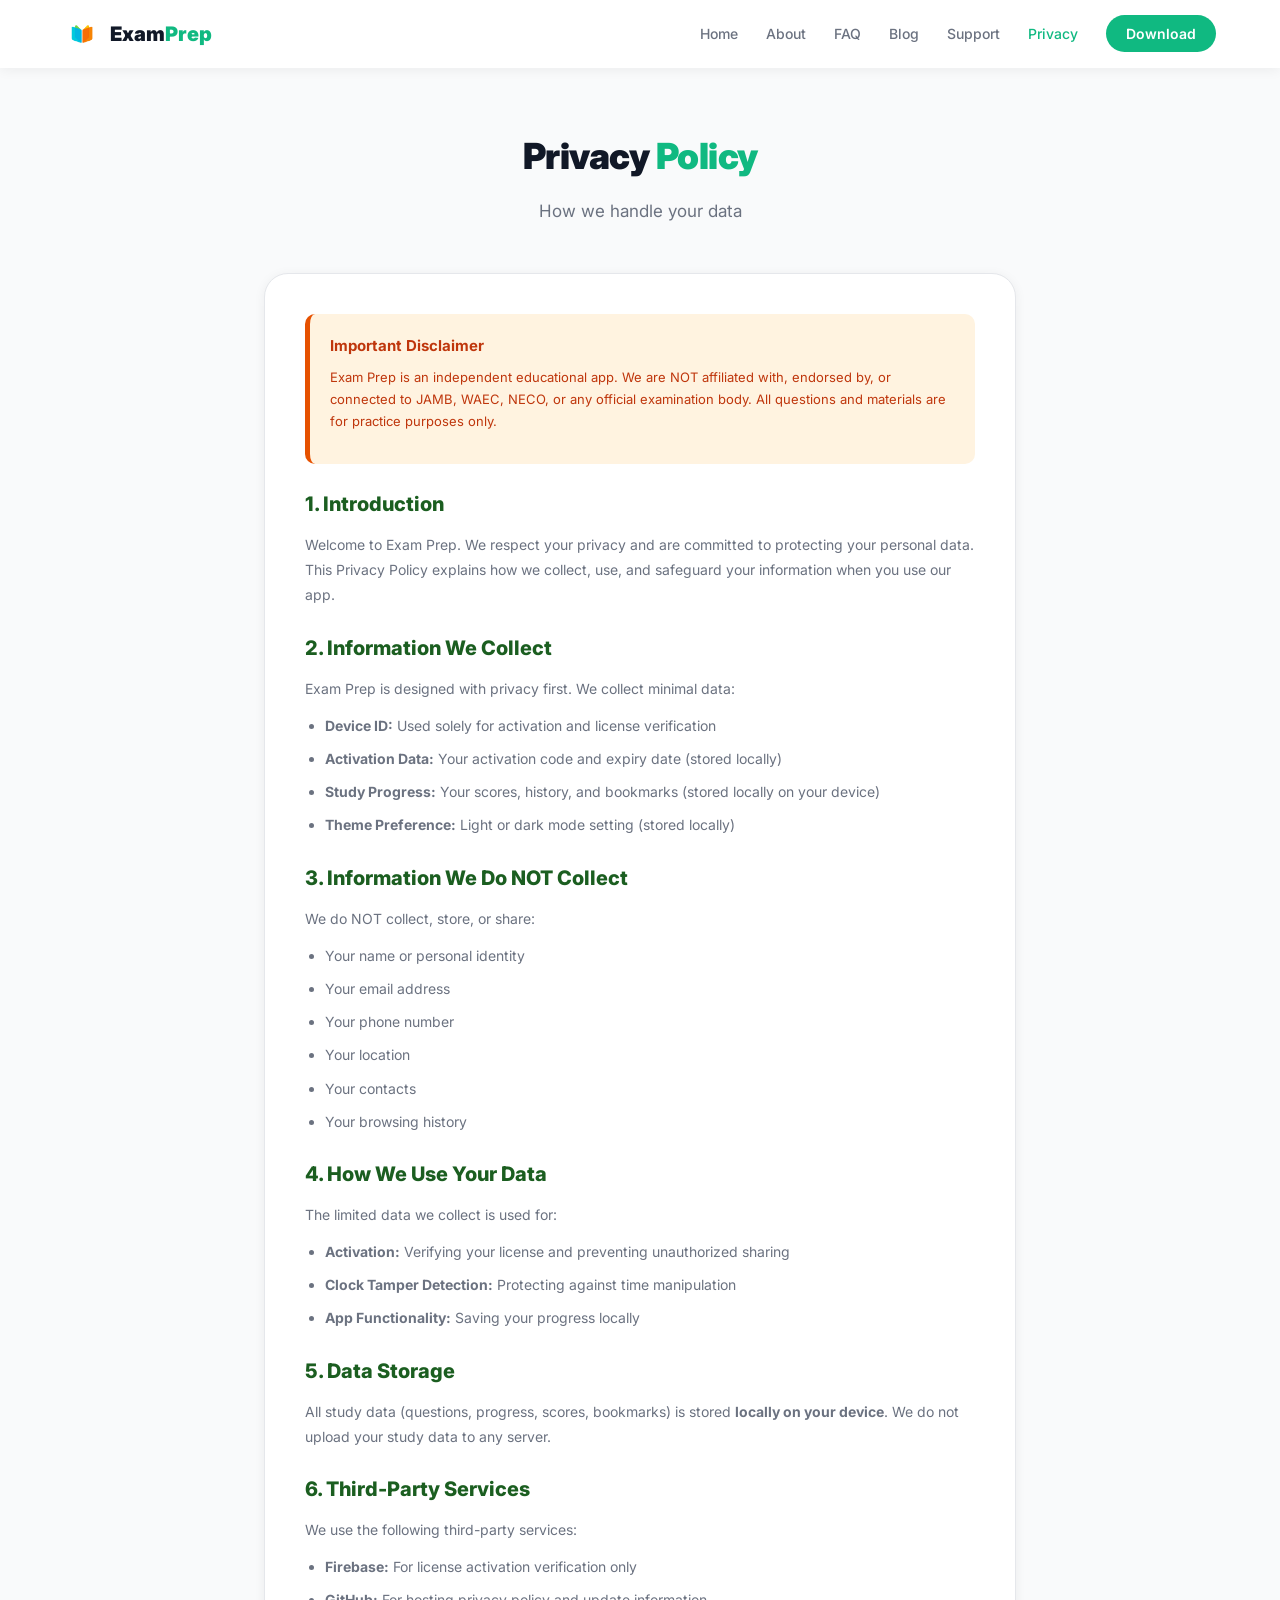
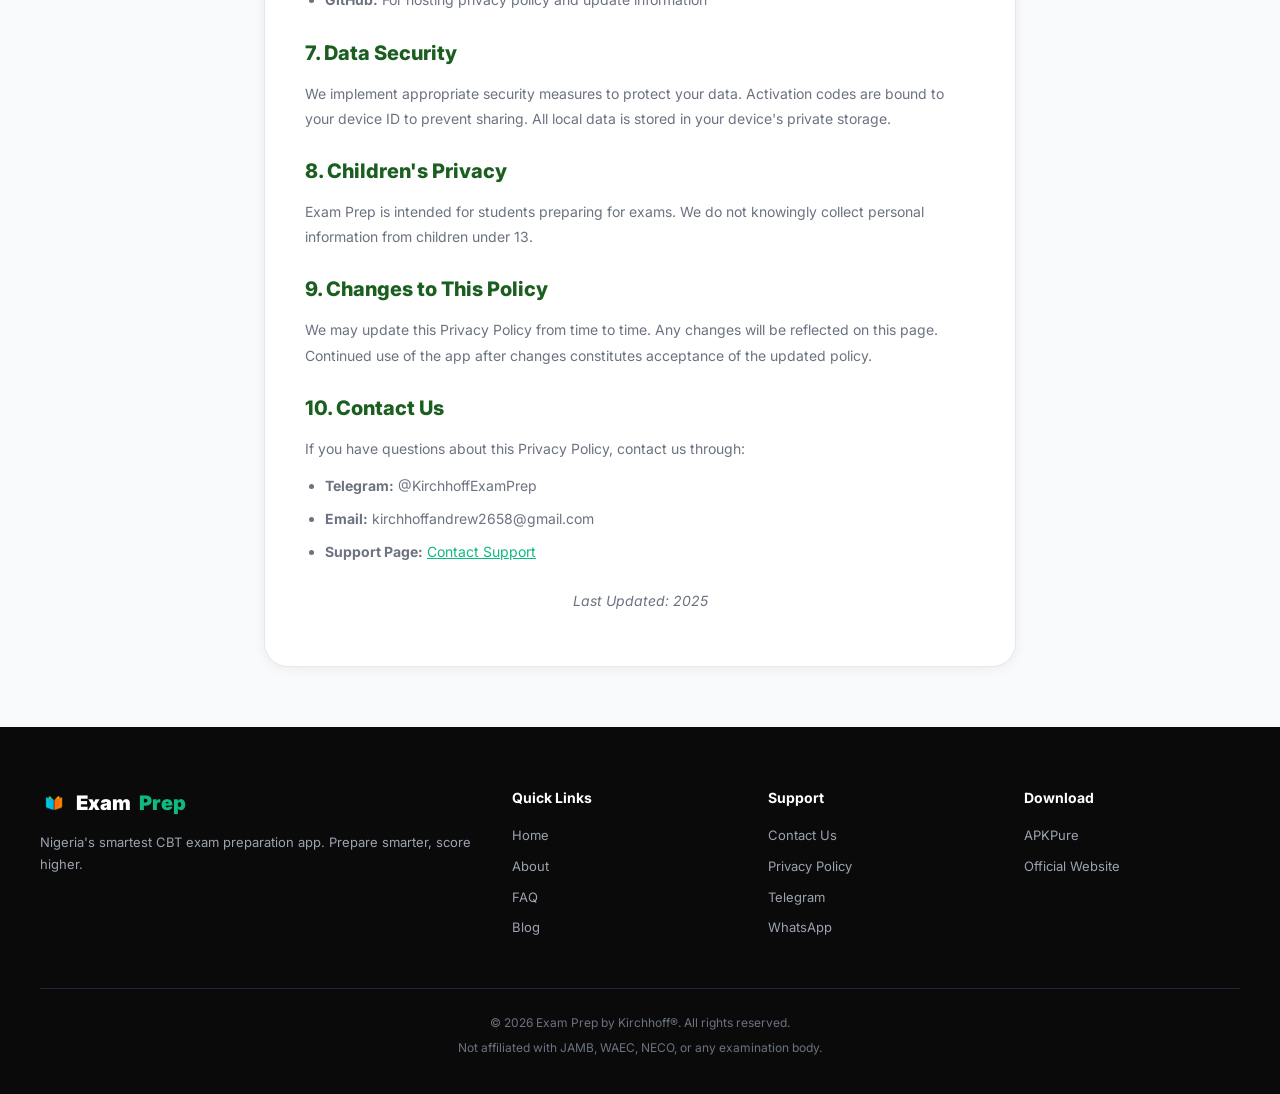
<file: privacy.html>
<!DOCTYPE html>
<html lang="en">
<head>
    <meta charset="UTF-8">
    <meta name="viewport" content="width=device-width, initial-scale=1.0">
    <title>Privacy Policy — Exam Prep</title>
    <meta name="description" content="Privacy Policy for Exam Prep — how we handle your data.">
    <link rel="icon" type="image/png" href="logo.png">
    <link rel="stylesheet" href="style.css">
    <link rel="preconnect" href="https://fonts.googleapis.com">
    <link href="https://fonts.googleapis.com/css2?family=Inter:wght@400;500;600;700;800;900&display=swap" rel="stylesheet">
    <style>
        .privacy-section {
            max-width: 800px;
            margin: 0 auto;
            padding: 60px 24px;
        }
        
        .privacy-card {
            background: var(--card);
            border-radius: var(--radius-lg);
            padding: 40px;
            box-shadow: var(--shadow);
            border: 1px solid var(--border);
        }
        
        .privacy-card h2 {
            font-size: 20px;
            font-weight: 800;
            margin: 24px 0 12px;
            color: var(--green-dark);
        }
        
        .privacy-card h2:first-of-type {
            margin-top: 0;
        }
        
        .privacy-card p {
            font-size: 14px;
            color: var(--text-secondary);
            line-height: 1.8;
            margin-bottom: 12px;
        }
        
        .privacy-card ul {
            padding-left: 20px;
            margin-bottom: 16px;
        }
        
        .privacy-card li {
            font-size: 14px;
            color: var(--text-secondary);
            line-height: 1.8;
            margin-bottom: 8px;
        }
        
        .disclaimer-box {
            background: #FFF3E0;
            border-left: 5px solid #E65100;
            padding: 20px;
            border-radius: var(--radius-sm);
            margin-bottom: 24px;
        }
        
        .disclaimer-box h3 {
            color: #BF360C;
            font-size: 15px;
            margin-bottom: 8px;
        }
        
        .disclaimer-box p {
            color: #BF360C;
            font-size: 13px;
            line-height: 1.7;
        }
        
        .last-updated {
            text-align: center;
            font-size: 12px;
            color: var(--text-secondary);
            margin-top: 24px;
            font-style: italic;
        }
    </style>
</head>
<body>

    <!-- NAVIGATION -->
    <nav class="navbar">
        <div class="nav-container">
            <a href="index.html" class="nav-logo">
                <img src="logo.png" alt="Exam Prep Logo">
                <span class="logo-text">Exam<span class="accent">Prep</span></span>
            </a>
            <button class="nav-toggle" id="navToggle" aria-label="Toggle navigation">
                <span></span>
                <span></span>
                <span></span>
            </button>
            <ul class="nav-menu" id="navMenu">
                <li><a href="index.html">Home</a></li>
                <li><a href="about.html">About</a></li>
                <li><a href="faq.html">FAQ</a></li>
                <li><a href="blog.html">Blog</a></li>
                <li><a href="support.html">Support</a></li>
                <li><a href="privacy.html" class="active">Privacy</a></li>
                <li><a href="index.html#download" class="nav-download-btn">Download</a></li>
            </ul>
        </div>
    </nav>

    <!-- PRIVACY SECTION -->
    <section class="privacy-section">
        <h1 class="section-title">Privacy <span class="accent">Policy</span></h1>
        <p class="section-subtitle">How we handle your data</p>

        <div class="privacy-card">
            <div class="disclaimer-box">
                <h3>Important Disclaimer</h3>
                <p>Exam Prep is an independent educational app. We are NOT affiliated with, endorsed by, or connected to JAMB, WAEC, NECO, or any official examination body. All questions and materials are for practice purposes only.</p>
            </div>

            <h2>1. Introduction</h2>
            <p>Welcome to Exam Prep. We respect your privacy and are committed to protecting your personal data. This Privacy Policy explains how we collect, use, and safeguard your information when you use our app.</p>

            <h2>2. Information We Collect</h2>
            <p>Exam Prep is designed with privacy first. We collect minimal data:</p>
            <ul>
                <li><strong>Device ID:</strong> Used solely for activation and license verification</li>
                <li><strong>Activation Data:</strong> Your activation code and expiry date (stored locally)</li>
                <li><strong>Study Progress:</strong> Your scores, history, and bookmarks (stored locally on your device)</li>
                <li><strong>Theme Preference:</strong> Light or dark mode setting (stored locally)</li>
            </ul>

            <h2>3. Information We Do NOT Collect</h2>
            <p>We do NOT collect, store, or share:</p>
            <ul>
                <li>Your name or personal identity</li>
                <li>Your email address</li>
                <li>Your phone number</li>
                <li>Your location</li>
                <li>Your contacts</li>
                <li>Your browsing history</li>
            </ul>

            <h2>4. How We Use Your Data</h2>
            <p>The limited data we collect is used for:</p>
            <ul>
                <li><strong>Activation:</strong> Verifying your license and preventing unauthorized sharing</li>
                <li><strong>Clock Tamper Detection:</strong> Protecting against time manipulation</li>
                <li><strong>App Functionality:</strong> Saving your progress locally</li>
            </ul>

            <h2>5. Data Storage</h2>
            <p>All study data (questions, progress, scores, bookmarks) is stored <strong>locally on your device</strong>. We do not upload your study data to any server.</p>

            <h2>6. Third-Party Services</h2>
            <p>We use the following third-party services:</p>
            <ul>
                <li><strong>Firebase:</strong> For license activation verification only</li>
                <li><strong>GitHub:</strong> For hosting privacy policy and update information</li>
            </ul>

            <h2>7. Data Security</h2>
            <p>We implement appropriate security measures to protect your data. Activation codes are bound to your device ID to prevent sharing. All local data is stored in your device's private storage.</p>

            <h2>8. Children's Privacy</h2>
            <p>Exam Prep is intended for students preparing for exams. We do not knowingly collect personal information from children under 13.</p>

            <h2>9. Changes to This Policy</h2>
            <p>We may update this Privacy Policy from time to time. Any changes will be reflected on this page. Continued use of the app after changes constitutes acceptance of the updated policy.</p>

            <h2>10. Contact Us</h2>
            <p>If you have questions about this Privacy Policy, contact us through:</p>
            <ul>
                <li><strong>Telegram:</strong> @KirchhoffExamPrep</li>
                <li><strong>Email:</strong> kirchhoffandrew2658@gmail.com</li>
                <li><strong>Support Page:</strong> <a href="support.html" style="color: var(--green);">Contact Support</a></li>
            </ul>

            <p class="last-updated">Last Updated: 2025</p>
        </div>
    </section>

    <!-- FOOTER -->
    <footer class="footer">
        <div class="footer-container">
            <div class="footer-grid">
                <div class="footer-brand">
                    <span class="footer-logo">
                        <img src="logo.png" alt="Exam Prep Logo">
                        Exam<span class="accent">Prep</span>
                    </span>
                    <p>Nigeria's smartest CBT exam preparation app. Prepare smarter, score higher.</p>
                </div>
                <div class="footer-links">
                    <h4>Quick Links</h4>
                    <a href="index.html">Home</a>
                    <a href="about.html">About</a>
                    <a href="faq.html">FAQ</a>
                    <a href="blog.html">Blog</a>
                </div>
                <div class="footer-links">
                    <h4>Support</h4>
                    <a href="support.html">Contact Us</a>
                    <a href="privacy.html">Privacy Policy</a>
                    <a href="https://t.me/KirchhoffExamPrep" target="_blank">Telegram</a>
                    <a href="https://wa.me/2349031144480" target="_blank">WhatsApp</a>
                </div>
                <div class="footer-links">
                    <h4>Download</h4>
                    <a href="https://apkpure.com/p/com.kirchhoff.examprep" target="_blank">APKPure</a>
                    <a href="https://examprep.apk.com" target="_blank">Official Website</a>
                </div>
            </div>
            <div class="footer-bottom">
                <p>© <span class="current-year">2025</span> Exam Prep by Kirchhoff®. All rights reserved.</p>
                <p>Not affiliated with JAMB, WAEC, NECO, or any examination body.</p>
            </div>
        </div>
    </footer>

    <script src="script.js"></script>
</body>
</html>
</file>
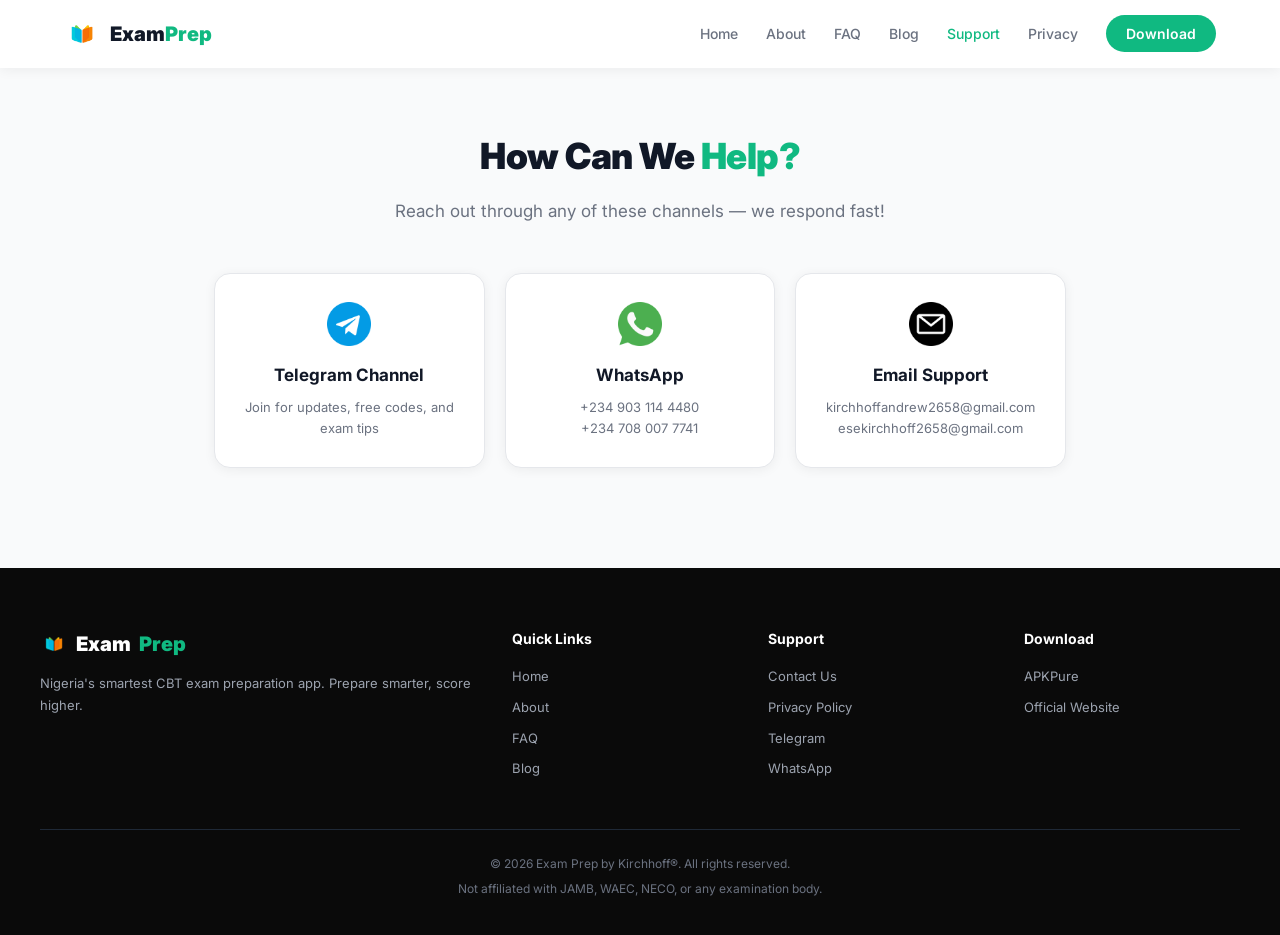
<file: support.html>
<!DOCTYPE html>
<html lang="en">
<head>
    <meta charset="UTF-8">
    <meta name="viewport" content="width=device-width, initial-scale=1.0">
    <title>Support — Exam Prep</title>
    <meta name="description" content="Contact Exam Prep support. Get help with installation, activation, and troubleshooting.">
    <link rel="icon" type="image/png" href="logo.png">
    <link rel="stylesheet" href="style.css">
    <link rel="preconnect" href="https://fonts.googleapis.com">
    <link href="https://fonts.googleapis.com/css2?family=Inter:wght@400;500;600;700;800;900&display=swap" rel="stylesheet">
    <style>
        .support-section {
            max-width: 900px;
            margin: 0 auto;
            padding: 60px 24px;
        }
        
        .support-grid {
            display: grid;
            grid-template-columns: repeat(auto-fit, minmax(250px, 1fr));
            gap: 20px;
            margin-bottom: 40px;
        }
        
        .support-card {
            background: var(--card);
            border-radius: var(--radius);
            padding: 28px;
            text-align: center;
            box-shadow: var(--shadow);
            border: 1px solid var(--border);
            transition: var(--transition);
            text-decoration: none;
            color: var(--text);
            display: block;
        }
        
        .support-card:hover {
            transform: translateY(-4px);
            box-shadow: var(--shadow-lg);
            border-color: var(--green);
        }
        
        .support-card img {
            width: 44px;
            height: 44px;
            margin: 0 auto 16px;
            display: block;
        }
        
        .support-card h3 {
            font-size: 17px;
            font-weight: 700;
            margin-bottom: 8px;
        }
        
        .support-card p {
            font-size: 13px;
            color: var(--text-secondary);
            line-height: 1.6;
        }
    </style>
</head>
<body>

    <!-- NAVIGATION -->
    <nav class="navbar">
        <div class="nav-container">
            <a href="index.html" class="nav-logo">
                <img src="logo.png" alt="Exam Prep Logo">
                <span class="logo-text">Exam<span class="accent">Prep</span></span>
            </a>
            <button class="nav-toggle" id="navToggle" aria-label="Toggle navigation">
                <span></span>
                <span></span>
                <span></span>
            </button>
            <ul class="nav-menu" id="navMenu">
                <li><a href="index.html">Home</a></li>
                <li><a href="about.html">About</a></li>
                <li><a href="faq.html">FAQ</a></li>
                <li><a href="blog.html">Blog</a></li>
                <li><a href="support.html" class="active">Support</a></li>
                <li><a href="privacy.html">Privacy</a></li>
                <li><a href="index.html#download" class="nav-download-btn">Download</a></li>
            </ul>
        </div>
    </nav>

    <!-- SUPPORT SECTION -->
    <section class="support-section">
        <h1 class="section-title">How Can We <span class="accent">Help?</span></h1>
        <p class="section-subtitle">Reach out through any of these channels — we respond fast!</p>

        <div class="support-grid">
            <a href="https://t.me/KirchhoffExamPrep" class="support-card" target="_blank">
                <img src="icon-telegram.png" alt="Telegram">
                <h3>Telegram Channel</h3>
                <p>Join for updates, free codes, and exam tips</p>
            </a>
            
            <a href="https://wa.me/2349031144480" class="support-card" target="_blank">
                <img src="icon-whatsapp.png" alt="WhatsApp">
                <h3>WhatsApp</h3>
                <p>+234 903 114 4480<br>+234 708 007 7741</p>
            </a>
            
            <a href="mailto:kirchhoffandrew2658@gmail.com" class="support-card">
                <img src="icon-email.png" alt="Email">
                <h3>Email Support</h3>
                <p>kirchhoffandrew2658@gmail.com<br>esekirchhoff2658@gmail.com</p>
            </a>
        </div>

    </section>

    <!-- FOOTER -->
    <footer class="footer">
        <div class="footer-container">
            <div class="footer-grid">
                <div class="footer-brand">
                    <span class="footer-logo">
                        <img src="logo.png" alt="Exam Prep Logo">
                        Exam<span class="accent">Prep</span>
                    </span>
                    <p>Nigeria's smartest CBT exam preparation app. Prepare smarter, score higher.</p>
                </div>
                <div class="footer-links">
                    <h4>Quick Links</h4>
                    <a href="index.html">Home</a>
                    <a href="about.html">About</a>
                    <a href="faq.html">FAQ</a>
                    <a href="blog.html">Blog</a>
                </div>
                <div class="footer-links">
                    <h4>Support</h4>
                    <a href="support.html">Contact Us</a>
                    <a href="privacy.html">Privacy Policy</a>
                    <a href="https://t.me/KirchhoffExamPrep" target="_blank">Telegram</a>
                    <a href="https://wa.me/2349031144480" target="_blank">WhatsApp</a>
                </div>
                <div class="footer-links">
                    <h4>Download</h4>
                    <a href="https://apkpure.com/p/com.kirchhoff.examprep" target="_blank">APKPure</a>
                    <a href="https://examprep.apk.com" target="_blank">Official Website</a>
                </div>
            </div>
            <div class="footer-bottom">
                <p>© <span class="current-year">2025</span> Exam Prep by Kirchhoff®. All rights reserved.</p>
                <p>Not affiliated with JAMB, WAEC, NECO, or any examination body.</p>
            </div>
        </div>
    </footer>

    <script src="script.js"></script>
</body>
            </html>
</file>
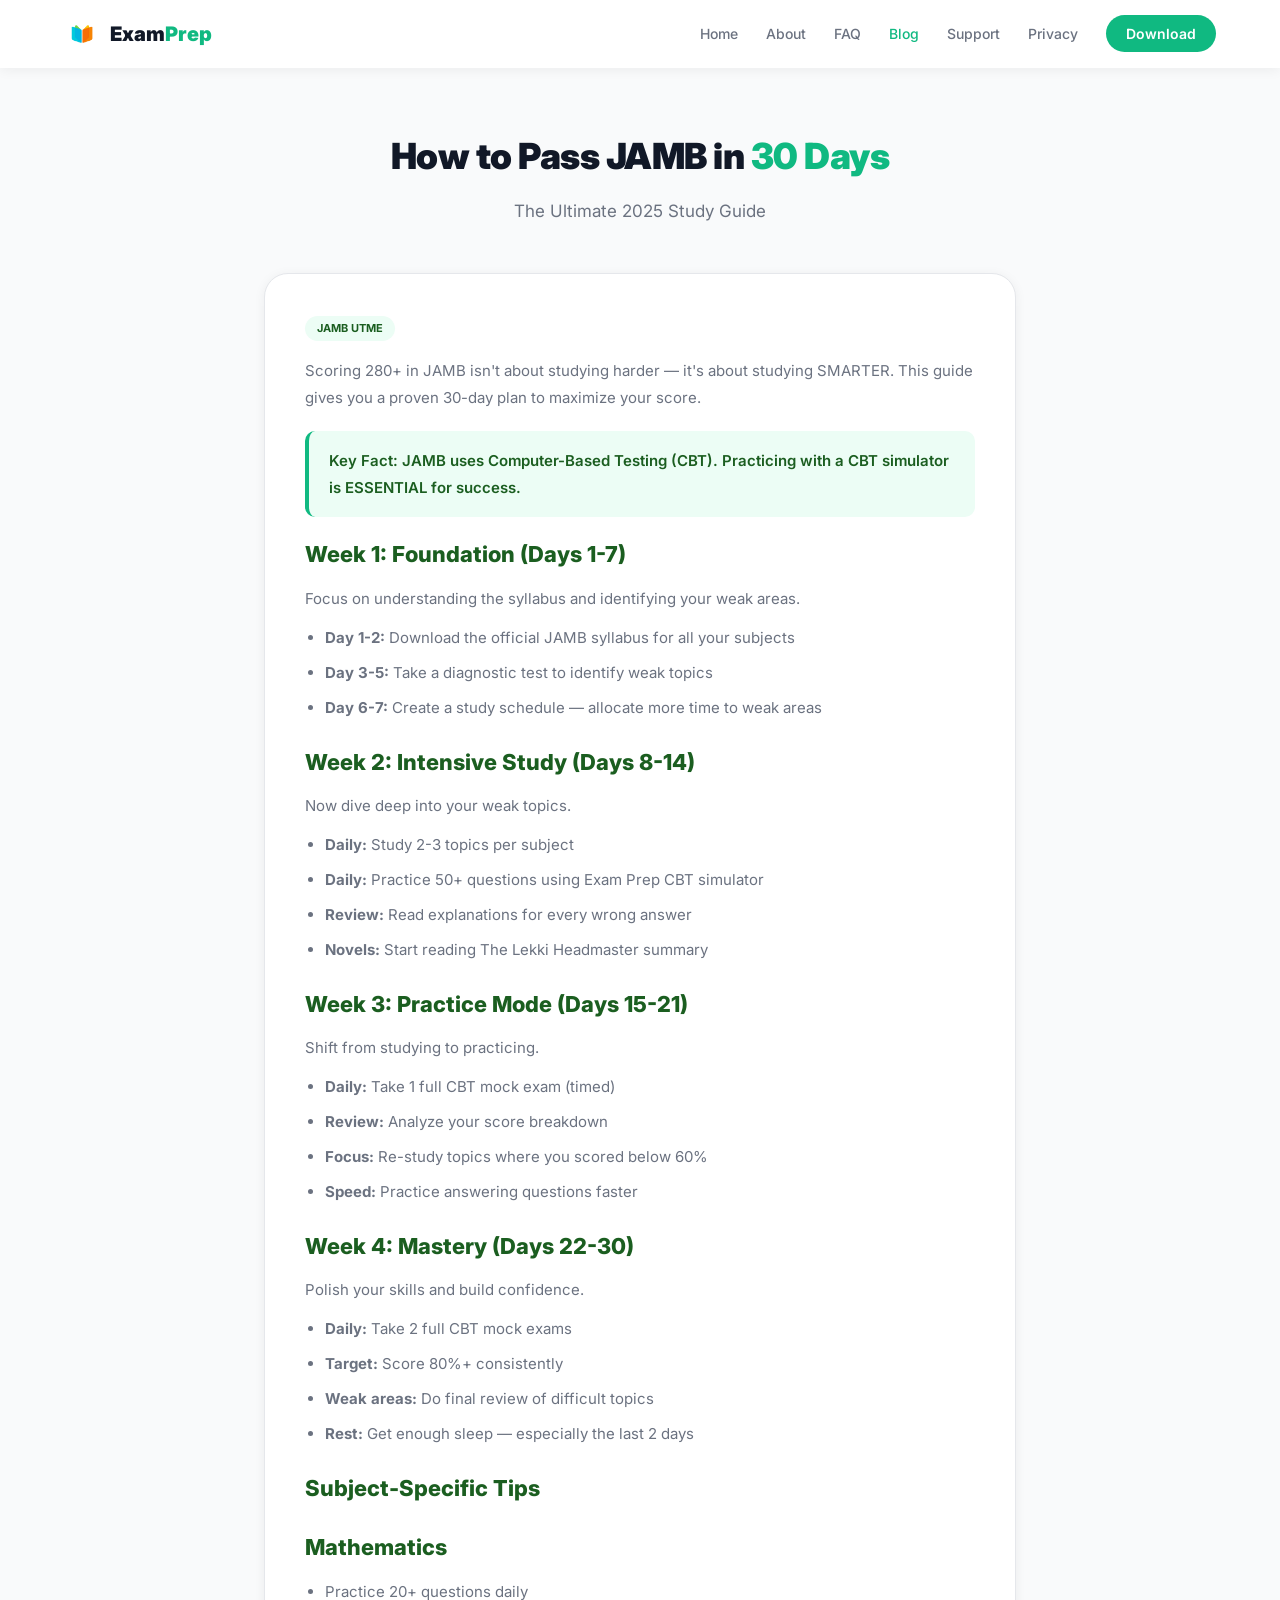
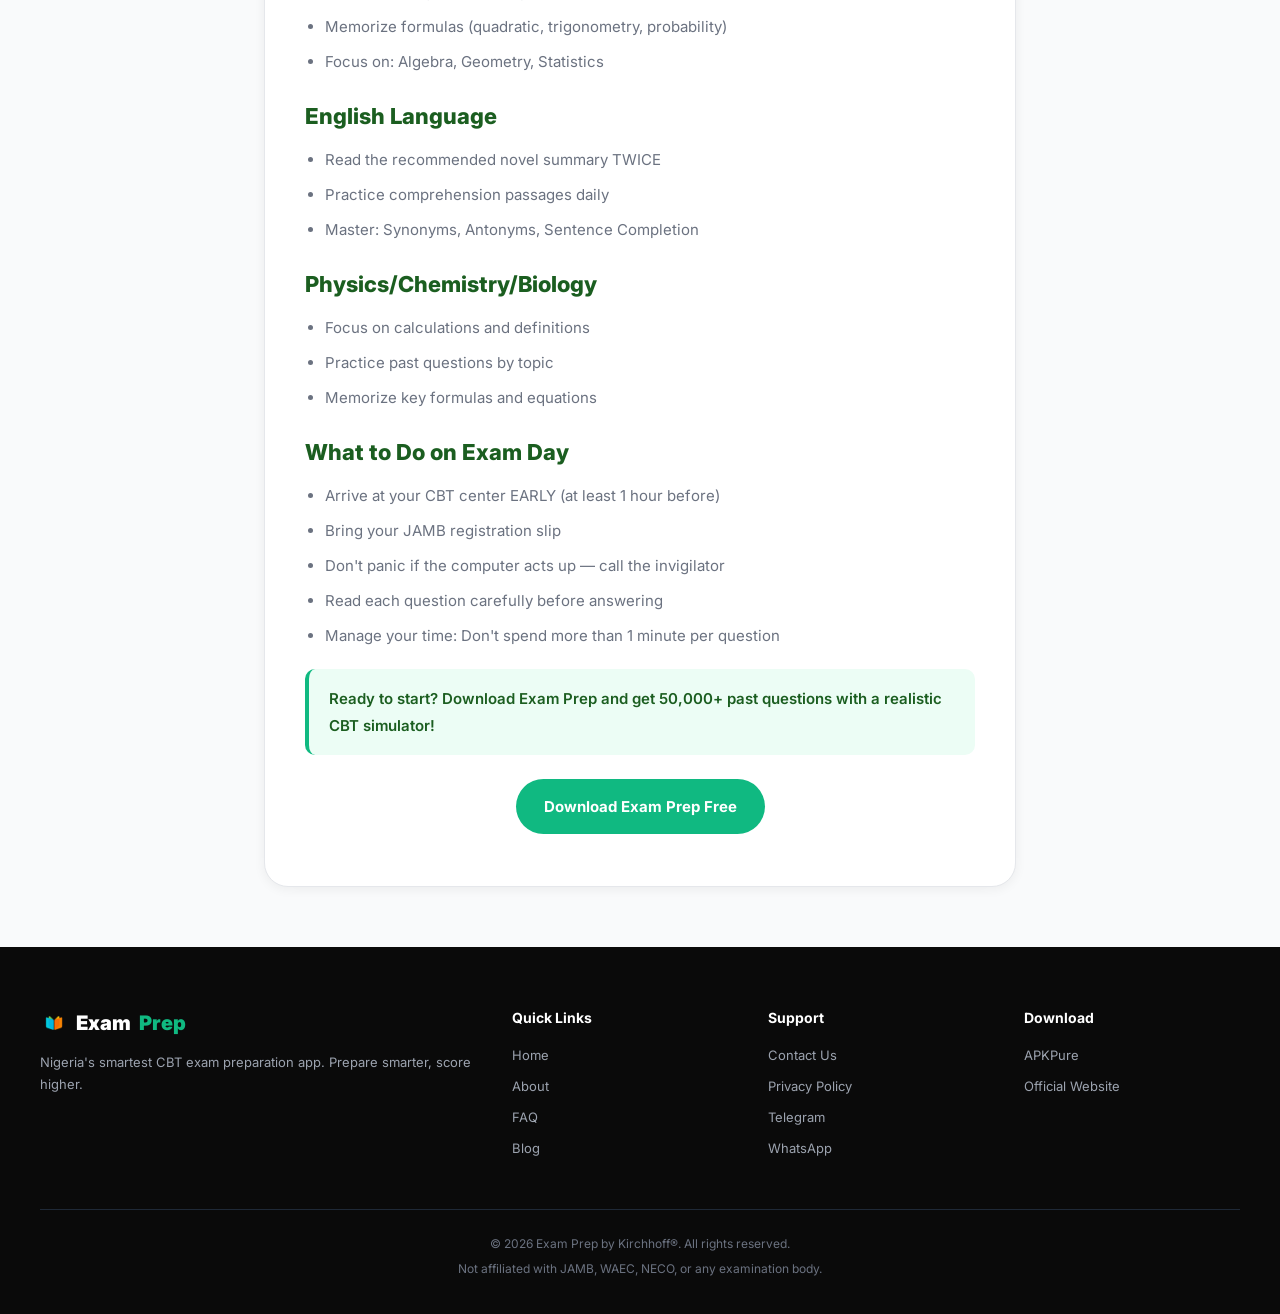
<file: blog/how-to-pass-jamb.html>
<!DOCTYPE html>
<html lang="en">
<head>
    <meta charset="UTF-8">
    <meta name="viewport" content="width=device-width, initial-scale=1.0">
    <title>How to Pass JAMB in 30 Days — Exam Prep Blog</title>
    <meta name="description" content="A step-by-step study plan to score 280+ in JAMB UTME. Subject strategies, time management, and CBT tips.">
    <link rel="icon" type="image/png" href="../logo.png">
    <link rel="stylesheet" href="../style.css">
    <link rel="preconnect" href="https://fonts.googleapis.com">
    <link href="https://fonts.googleapis.com/css2?family=Inter:wght@400;500;600;700;800;900&display=swap" rel="stylesheet">
    <style>
        .article-section {
            max-width: 800px;
            margin: 0 auto;
            padding: 60px 24px;
        }
        
        .article-card {
            background: var(--card);
            border-radius: var(--radius-lg);
            padding: 40px;
            box-shadow: var(--shadow);
            border: 1px solid var(--border);
        }
        
        .article-category {
            display: inline-block;
            background: var(--green-light);
            color: var(--green-dark);
            padding: 4px 12px;
            border-radius: 50px;
            font-size: 11px;
            font-weight: 700;
            margin-bottom: 16px;
        }
        
        .article-card h2 {
            font-size: 22px;
            font-weight: 800;
            margin: 24px 0 12px;
            color: var(--green-dark);
        }
        
        .article-card h2:first-of-type {
            margin-top: 0;
        }
        
        .article-card p {
            font-size: 15px;
            color: var(--text-secondary);
            line-height: 1.8;
            margin-bottom: 12px;
        }
        
        .article-card ul {
            padding-left: 20px;
            margin-bottom: 16px;
        }
        
        .article-card li {
            font-size: 15px;
            color: var(--text-secondary);
            line-height: 1.8;
            margin-bottom: 8px;
        }
        
        .tip-box {
            background: var(--green-light);
            border-left: 4px solid var(--green);
            padding: 16px 20px;
            border-radius: var(--radius-sm);
            margin: 20px 0;
        }
        
        .tip-box p {
            color: var(--green-dark);
            font-weight: 600;
            margin-bottom: 0;
        }
    </style>
</head>
<body>

    <!-- NAVIGATION -->
    <nav class="navbar">
        <div class="nav-container">
            <a href="../index.html" class="nav-logo">
                <img src="../logo.png" alt="Exam Prep Logo">
                <span class="logo-text">Exam<span class="accent">Prep</span></span>
            </a>
            <button class="nav-toggle" id="navToggle" aria-label="Toggle navigation">
                <span></span>
                <span></span>
                <span></span>
            </button>
            <ul class="nav-menu" id="navMenu">
                <li><a href="../index.html">Home</a></li>
                <li><a href="../about.html">About</a></li>
                <li><a href="../faq.html">FAQ</a></li>
                <li><a href="../blog.html" class="active">Blog</a></li>
                <li><a href="../support.html">Support</a></li>
                <li><a href="../privacy.html">Privacy</a></li>
                <li><a href="../index.html#download" class="nav-download-btn">Download</a></li>
            </ul>
        </div>
    </nav>

    <!-- ARTICLE SECTION -->
    <section class="article-section">
        <h1 class="section-title">How to Pass JAMB in <span class="accent">30 Days</span></h1>
        <p class="section-subtitle">The Ultimate 2025 Study Guide</p>

        <div class="article-card">
            <span class="article-category">JAMB UTME</span>
            
            <p>Scoring 280+ in JAMB isn't about studying harder — it's about studying SMARTER. This guide gives you a proven 30-day plan to maximize your score.</p>

            <div class="tip-box">
                <p>Key Fact: JAMB uses Computer-Based Testing (CBT). Practicing with a CBT simulator is ESSENTIAL for success.</p>
            </div>

            <h2>Week 1: Foundation (Days 1-7)</h2>
            <p>Focus on understanding the syllabus and identifying your weak areas.</p>
            <ul>
                <li><strong>Day 1-2:</strong> Download the official JAMB syllabus for all your subjects</li>
                <li><strong>Day 3-5:</strong> Take a diagnostic test to identify weak topics</li>
                <li><strong>Day 6-7:</strong> Create a study schedule — allocate more time to weak areas</li>
            </ul>

            <h2>Week 2: Intensive Study (Days 8-14)</h2>
            <p>Now dive deep into your weak topics.</p>
            <ul>
                <li><strong>Daily:</strong> Study 2-3 topics per subject</li>
                <li><strong>Daily:</strong> Practice 50+ questions using Exam Prep CBT simulator</li>
                <li><strong>Review:</strong> Read explanations for every wrong answer</li>
                <li><strong>Novels:</strong> Start reading The Lekki Headmaster summary</li>
            </ul>

            <h2>Week 3: Practice Mode (Days 15-21)</h2>
            <p>Shift from studying to practicing.</p>
            <ul>
                <li><strong>Daily:</strong> Take 1 full CBT mock exam (timed)</li>
                <li><strong>Review:</strong> Analyze your score breakdown</li>
                <li><strong>Focus:</strong> Re-study topics where you scored below 60%</li>
                <li><strong>Speed:</strong> Practice answering questions faster</li>
            </ul>

            <h2>Week 4: Mastery (Days 22-30)</h2>
            <p>Polish your skills and build confidence.</p>
            <ul>
                <li><strong>Daily:</strong> Take 2 full CBT mock exams</li>
                <li><strong>Target:</strong> Score 80%+ consistently</li>
                <li><strong>Weak areas:</strong> Do final review of difficult topics</li>
                <li><strong>Rest:</strong> Get enough sleep — especially the last 2 days</li>
            </ul>

            <h2>Subject-Specific Tips</h2>
            
            <h2>Mathematics</h2>
            <ul>
                <li>Practice 20+ questions daily</li>
                <li>Memorize formulas (quadratic, trigonometry, probability)</li>
                <li>Focus on: Algebra, Geometry, Statistics</li>
            </ul>

            <h2>English Language</h2>
            <ul>
                <li>Read the recommended novel summary TWICE</li>
                <li>Practice comprehension passages daily</li>
                <li>Master: Synonyms, Antonyms, Sentence Completion</li>
            </ul>

            <h2>Physics/Chemistry/Biology</h2>
            <ul>
                <li>Focus on calculations and definitions</li>
                <li>Practice past questions by topic</li>
                <li>Memorize key formulas and equations</li>
            </ul>

            <h2>What to Do on Exam Day</h2>
            <ul>
                <li>Arrive at your CBT center EARLY (at least 1 hour before)</li>
                <li>Bring your JAMB registration slip</li>
                <li>Don't panic if the computer acts up — call the invigilator</li>
                <li>Read each question carefully before answering</li>
                <li>Manage your time: Don't spend more than 1 minute per question</li>
            </ul>

            <div class="tip-box">
                <p>Ready to start? Download Exam Prep and get 50,000+ past questions with a realistic CBT simulator!</p>
            </div>

            <p style="text-align: center; margin-top: 24px;">
                <a href="../index.html#download" class="btn-primary">Download Exam Prep Free</a>
            </p>
        </div>
    </section>

    <!-- FOOTER -->
    <footer class="footer">
        <div class="footer-container">
            <div class="footer-grid">
                <div class="footer-brand">
                    <span class="footer-logo">
                        <img src="../logo.png" alt="Exam Prep Logo">
                        Exam<span class="accent">Prep</span>
                    </span>
                    <p>Nigeria's smartest CBT exam preparation app. Prepare smarter, score higher.</p>
                </div>
                <div class="footer-links">
                    <h4>Quick Links</h4>
                    <a href="../index.html">Home</a>
                    <a href="../about.html">About</a>
                    <a href="../faq.html">FAQ</a>
                    <a href="../blog.html">Blog</a>
                </div>
                <div class="footer-links">
                    <h4>Support</h4>
                    <a href="../support.html">Contact Us</a>
                    <a href="../privacy.html">Privacy Policy</a>
                    <a href="https://t.me/KirchhoffExamPrep" target="_blank">Telegram</a>
                    <a href="https://wa.me/2349031144480" target="_blank">WhatsApp</a>
                </div>
                <div class="footer-links">
                    <h4>Download</h4>
                    <a href="https://apkpure.com/p/com.kirchhoff.examprep" target="_blank">APKPure</a>
                    <a href="https://examprep.apk.com" target="_blank">Official Website</a>
                </div>
            </div>
            <div class="footer-bottom">
                <p>© <span class="current-year">2025</span> Exam Prep by Kirchhoff®. All rights reserved.</p>
                <p>Not affiliated with JAMB, WAEC, NECO, or any examination body.</p>
            </div>
        </div>
    </footer>

    <script src="../script.js"></script>
</body>
                </html>
</file>
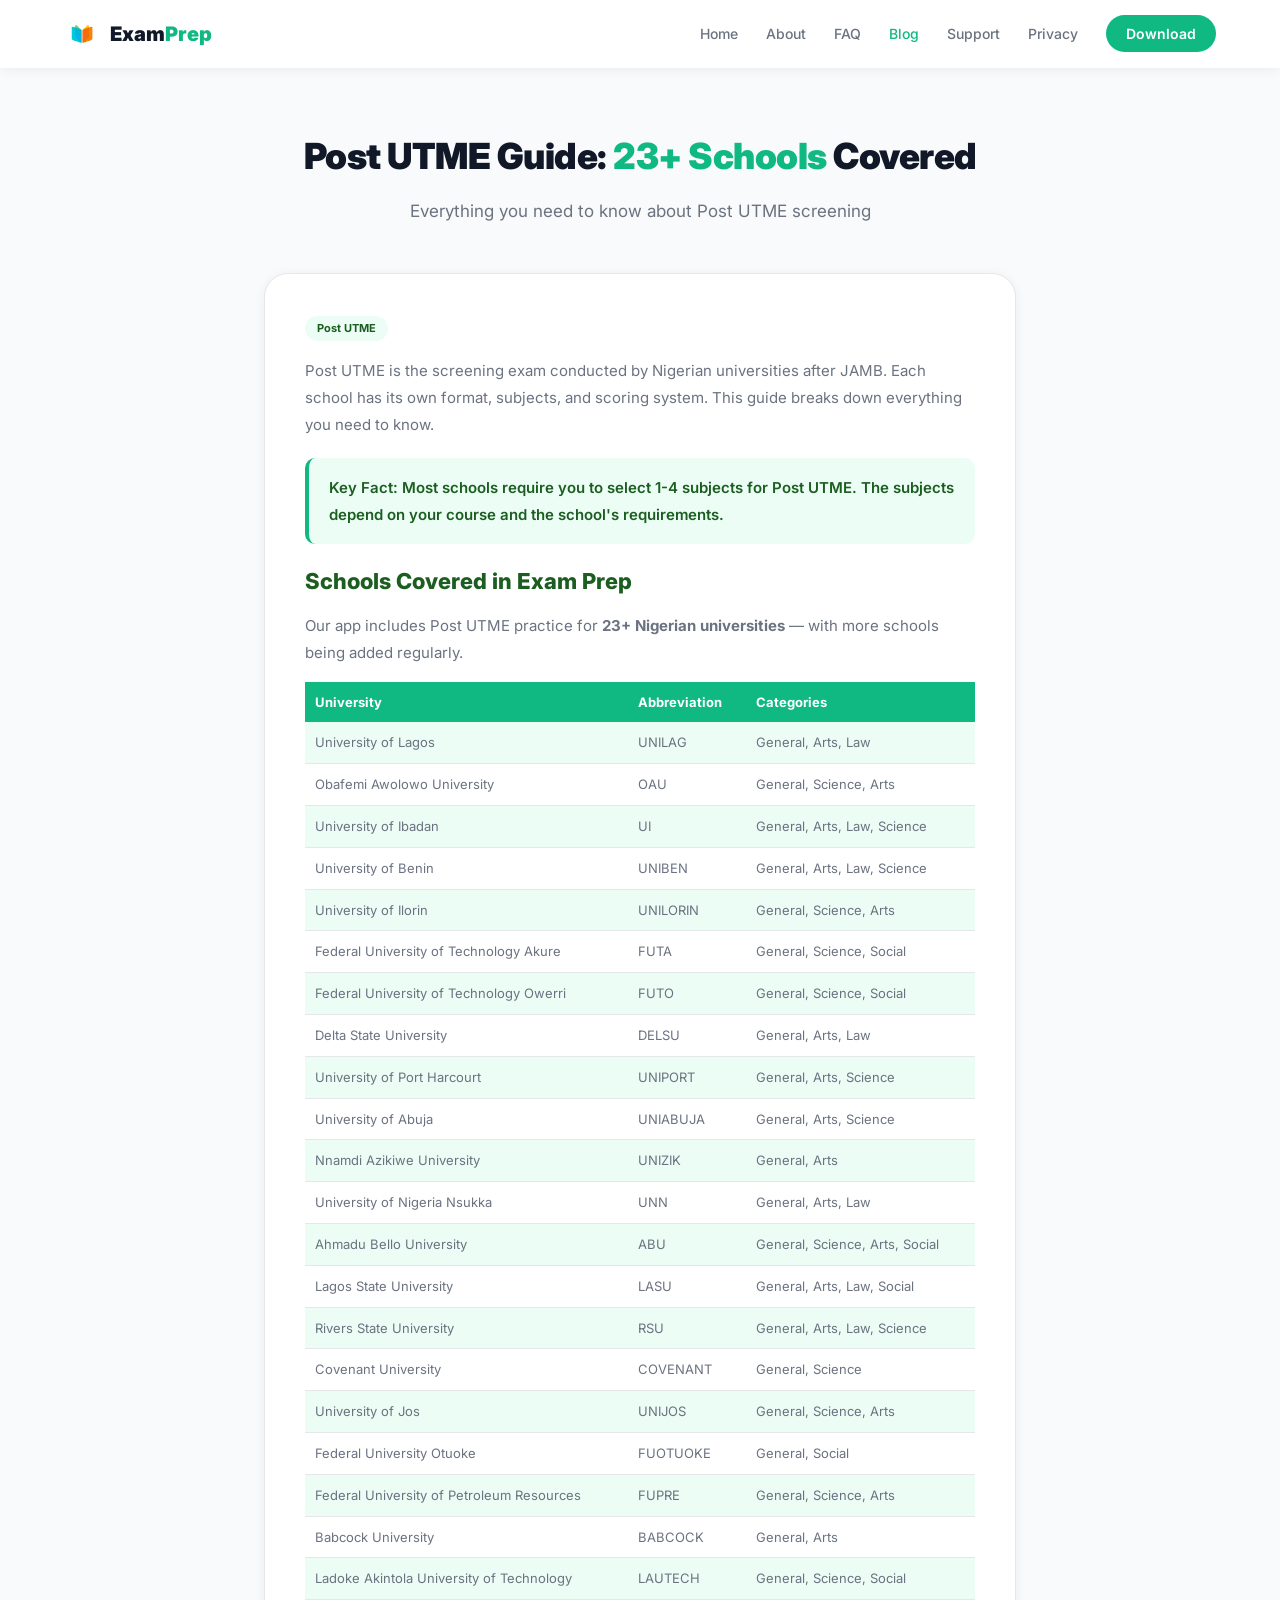
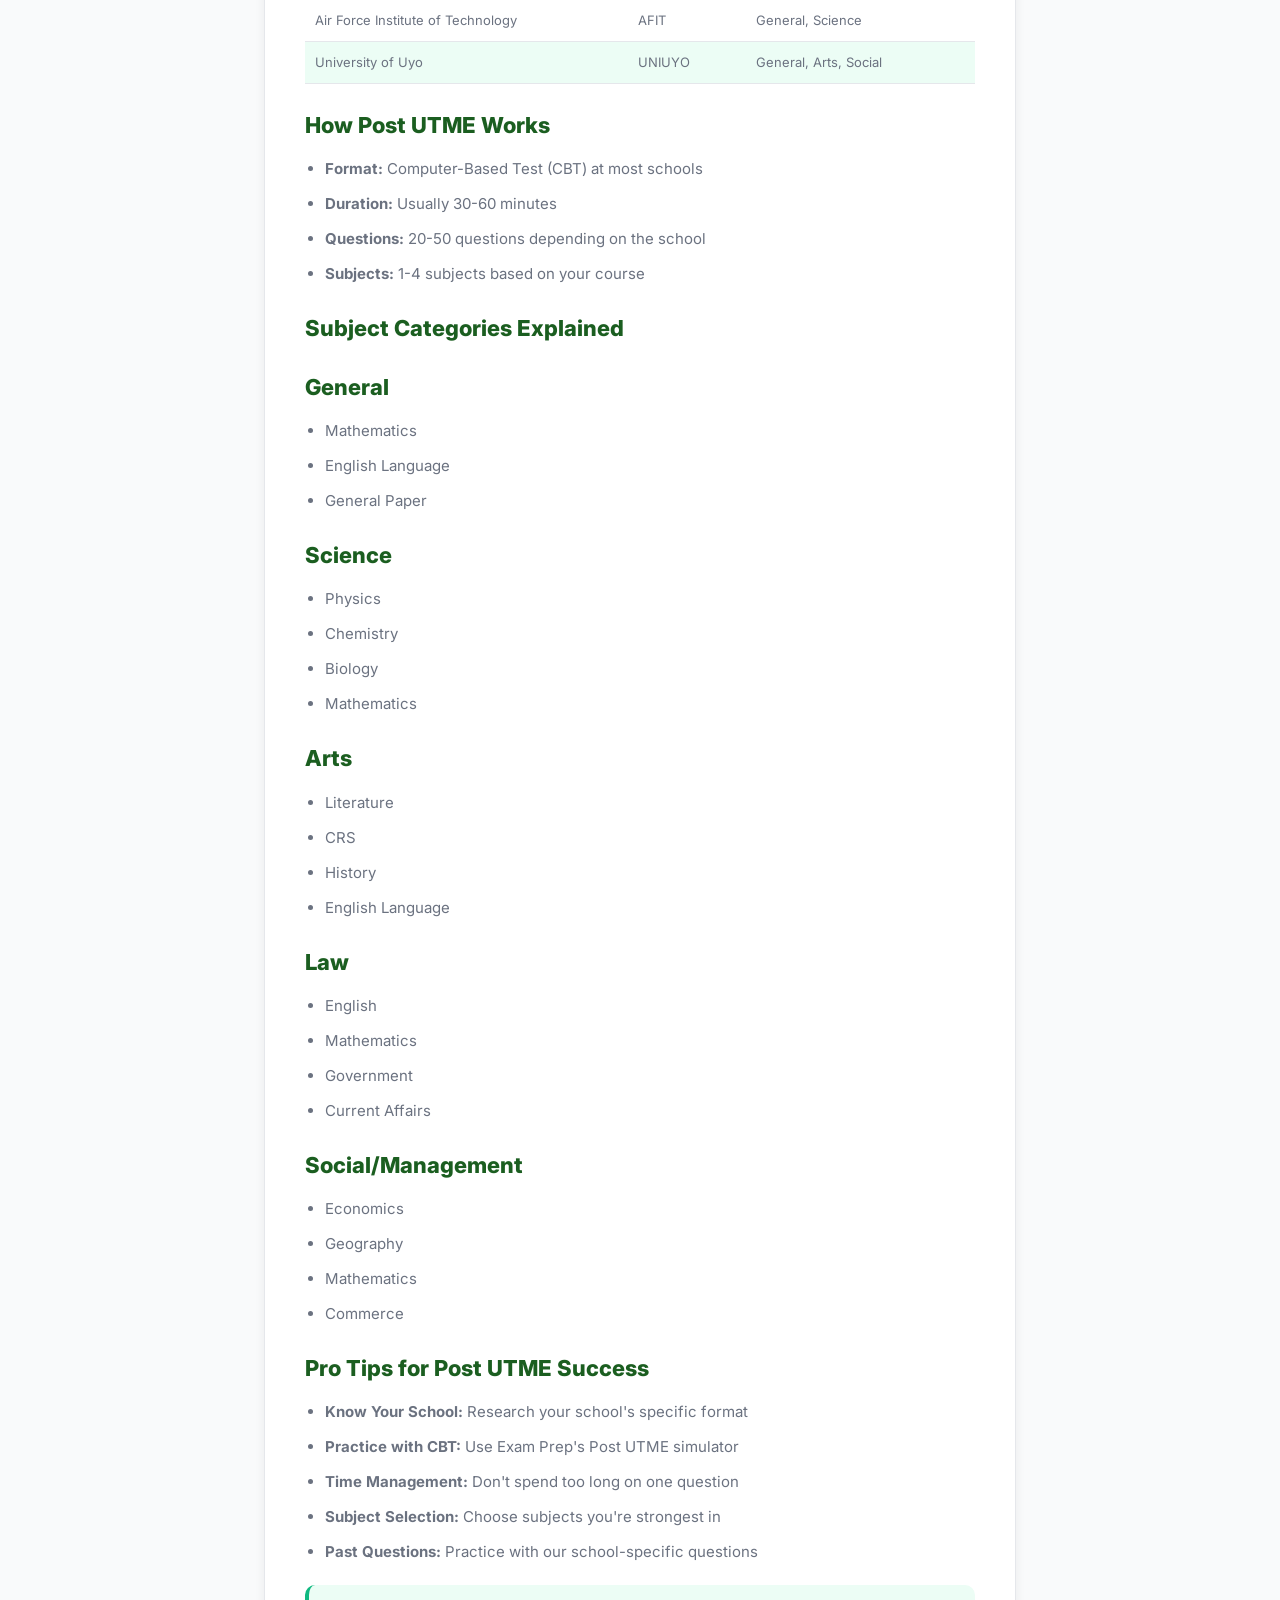
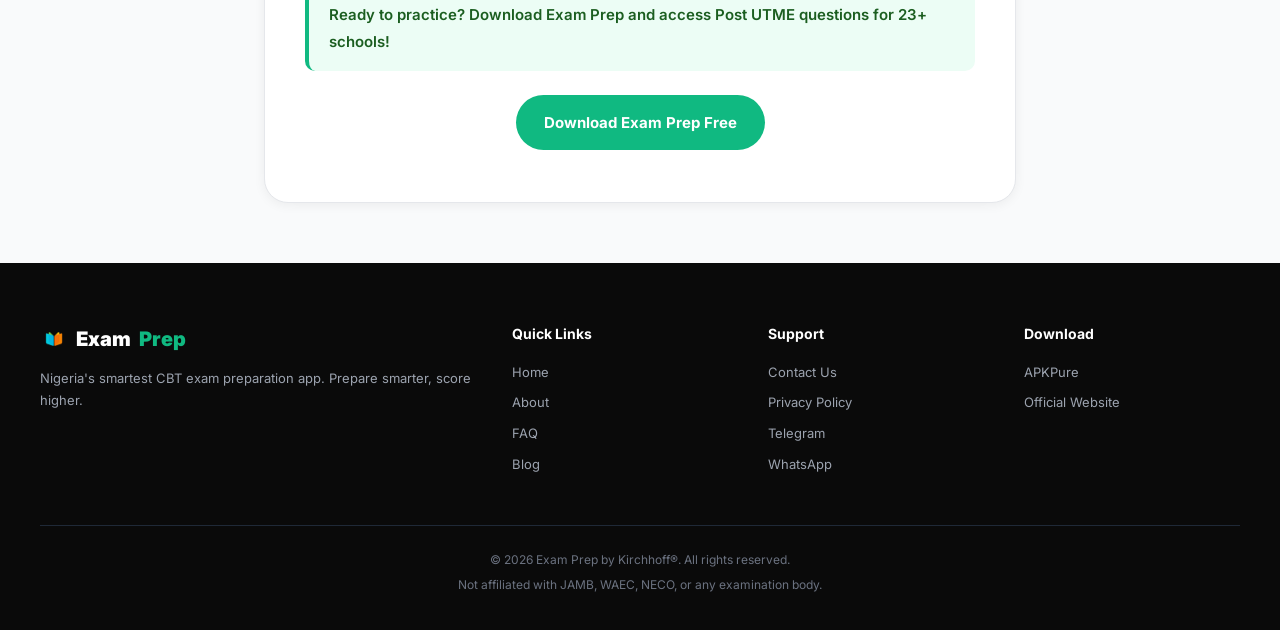
<file: blog/post-utme-guide.html>
<!DOCTYPE html>
<html lang="en">
<head>
    <meta charset="UTF-8">
    <meta name="viewport" content="width=device-width, initial-scale=1.0">
    <title>Post UTME Guide: 23+ Schools Covered — Exam Prep Blog</title>
    <meta name="description" content="Everything you need to know about Post UTME screening for UNILAG, OAU, UI, UNIBEN, and 20+ more Nigerian universities.">
    <link rel="icon" type="image/png" href="../logo.png">
    <link rel="stylesheet" href="../style.css">
    <link rel="preconnect" href="https://fonts.googleapis.com">
    <link href="https://fonts.googleapis.com/css2?family=Inter:wght@400;500;600;700;800;900&display=swap" rel="stylesheet">
    <style>
        .article-section {
            max-width: 800px;
            margin: 0 auto;
            padding: 60px 24px;
        }
        
        .article-card {
            background: var(--card);
            border-radius: var(--radius-lg);
            padding: 40px;
            box-shadow: var(--shadow);
            border: 1px solid var(--border);
        }
        
        .article-category {
            display: inline-block;
            background: var(--green-light);
            color: var(--green-dark);
            padding: 4px 12px;
            border-radius: 50px;
            font-size: 11px;
            font-weight: 700;
            margin-bottom: 16px;
        }
        
        .article-card h2 {
            font-size: 22px;
            font-weight: 800;
            margin: 24px 0 12px;
            color: var(--green-dark);
        }
        
        .article-card h2:first-of-type {
            margin-top: 0;
        }
        
        .article-card p {
            font-size: 15px;
            color: var(--text-secondary);
            line-height: 1.8;
            margin-bottom: 12px;
        }
        
        .article-card ul {
            padding-left: 20px;
            margin-bottom: 16px;
        }
        
        .article-card li {
            font-size: 15px;
            color: var(--text-secondary);
            line-height: 1.8;
            margin-bottom: 8px;
        }
        
        .tip-box {
            background: var(--green-light);
            border-left: 4px solid var(--green);
            padding: 16px 20px;
            border-radius: var(--radius-sm);
            margin: 20px 0;
        }
        
        .tip-box p {
            color: var(--green-dark);
            font-weight: 600;
            margin-bottom: 0;
        }
        
        .schools-table {
            width: 100%;
            border-collapse: collapse;
            margin: 16px 0;
            font-size: 13px;
        }
        
        .schools-table th {
            background: var(--green);
            color: white;
            padding: 10px;
            text-align: left;
            font-weight: 700;
        }
        
        .schools-table td {
            padding: 10px;
            border-bottom: 1px solid var(--border);
            color: var(--text-secondary);
        }
        
        .schools-table tr:nth-child(even) {
            background: var(--green-light);
        }
    </style>
</head>
<body>

    <!-- NAVIGATION -->
    <nav class="navbar">
        <div class="nav-container">
            <a href="../index.html" class="nav-logo">
                <img src="../logo.png" alt="Exam Prep Logo">
                <span class="logo-text">Exam<span class="accent">Prep</span></span>
            </a>
            <button class="nav-toggle" id="navToggle" aria-label="Toggle navigation">
                <span></span>
                <span></span>
                <span></span>
            </button>
            <ul class="nav-menu" id="navMenu">
                <li><a href="../index.html">Home</a></li>
                <li><a href="../about.html">About</a></li>
                <li><a href="../faq.html">FAQ</a></li>
                <li><a href="../blog.html" class="active">Blog</a></li>
                <li><a href="../support.html">Support</a></li>
                <li><a href="../privacy.html">Privacy</a></li>
                <li><a href="../index.html#download" class="nav-download-btn">Download</a></li>
            </ul>
        </div>
    </nav>

    <!-- ARTICLE SECTION -->
    <section class="article-section">
        <h1 class="section-title">Post UTME Guide: <span class="accent">23+ Schools</span> Covered</h1>
        <p class="section-subtitle">Everything you need to know about Post UTME screening</p>

        <div class="article-card">
            <span class="article-category">Post UTME</span>
            
            <p>Post UTME is the screening exam conducted by Nigerian universities after JAMB. Each school has its own format, subjects, and scoring system. This guide breaks down everything you need to know.</p>

            <div class="tip-box">
                <p>Key Fact: Most schools require you to select 1-4 subjects for Post UTME. The subjects depend on your course and the school's requirements.</p>
            </div>

            <h2>Schools Covered in Exam Prep</h2>
            <p>Our app includes Post UTME practice for <strong>23+ Nigerian universities</strong> — with more schools being added regularly.</p>
            
            <table class="schools-table">
                <tr>
                    <th>University</th>
                    <th>Abbreviation</th>
                    <th>Categories</th>
                </tr>
                <tr><td>University of Lagos</td><td>UNILAG</td><td>General, Arts, Law</td></tr>
                <tr><td>Obafemi Awolowo University</td><td>OAU</td><td>General, Science, Arts</td></tr>
                <tr><td>University of Ibadan</td><td>UI</td><td>General, Arts, Law, Science</td></tr>
                <tr><td>University of Benin</td><td>UNIBEN</td><td>General, Arts, Law, Science</td></tr>
                <tr><td>University of Ilorin</td><td>UNILORIN</td><td>General, Science, Arts</td></tr>
                <tr><td>Federal University of Technology Akure</td><td>FUTA</td><td>General, Science, Social</td></tr>
                <tr><td>Federal University of Technology Owerri</td><td>FUTO</td><td>General, Science, Social</td></tr>
                <tr><td>Delta State University</td><td>DELSU</td><td>General, Arts, Law</td></tr>
                <tr><td>University of Port Harcourt</td><td>UNIPORT</td><td>General, Arts, Science</td></tr>
                <tr><td>University of Abuja</td><td>UNIABUJA</td><td>General, Arts, Science</td></tr>
                <tr><td>Nnamdi Azikiwe University</td><td>UNIZIK</td><td>General, Arts</td></tr>
                <tr><td>University of Nigeria Nsukka</td><td>UNN</td><td>General, Arts, Law</td></tr>
                <tr><td>Ahmadu Bello University</td><td>ABU</td><td>General, Science, Arts, Social</td></tr>
                <tr><td>Lagos State University</td><td>LASU</td><td>General, Arts, Law, Social</td></tr>
                <tr><td>Rivers State University</td><td>RSU</td><td>General, Arts, Law, Science</td></tr>
                <tr><td>Covenant University</td><td>COVENANT</td><td>General, Science</td></tr>
                <tr><td>University of Jos</td><td>UNIJOS</td><td>General, Science, Arts</td></tr>
                <tr><td>Federal University Otuoke</td><td>FUOTUOKE</td><td>General, Social</td></tr>
                <tr><td>Federal University of Petroleum Resources</td><td>FUPRE</td><td>General, Science, Arts</td></tr>
                <tr><td>Babcock University</td><td>BABCOCK</td><td>General, Arts</td></tr>
                <tr><td>Ladoke Akintola University of Technology</td><td>LAUTECH</td><td>General, Science, Social</td></tr>
                <tr><td>Air Force Institute of Technology</td><td>AFIT</td><td>General, Science</td></tr>
                <tr><td>University of Uyo</td><td>UNIUYO</td><td>General, Arts, Social</td></tr>
            </table>

            <h2>How Post UTME Works</h2>
            <ul>
                <li><strong>Format:</strong> Computer-Based Test (CBT) at most schools</li>
                <li><strong>Duration:</strong> Usually 30-60 minutes</li>
                <li><strong>Questions:</strong> 20-50 questions depending on the school</li>
                <li><strong>Subjects:</strong> 1-4 subjects based on your course</li>
            </ul>

            <h2>Subject Categories Explained</h2>
            
            <h2>General</h2>
            <ul>
                <li>Mathematics</li>
                <li>English Language</li>
                <li>General Paper</li>
            </ul>

            <h2>Science</h2>
            <ul>
                <li>Physics</li>
                <li>Chemistry</li>
                <li>Biology</li>
                <li>Mathematics</li>
            </ul>

            <h2>Arts</h2>
            <ul>
                <li>Literature</li>
                <li>CRS</li>
                <li>History</li>
                <li>English Language</li>
            </ul>

            <h2>Law</h2>
            <ul>
                <li>English</li>
                <li>Mathematics</li>
                <li>Government</li>
                <li>Current Affairs</li>
            </ul>

            <h2>Social/Management</h2>
            <ul>
                <li>Economics</li>
                <li>Geography</li>
                <li>Mathematics</li>
                <li>Commerce</li>
            </ul>

            <h2>Pro Tips for Post UTME Success</h2>
            <ul>
                <li><strong>Know Your School:</strong> Research your school's specific format</li>
                <li><strong>Practice with CBT:</strong> Use Exam Prep's Post UTME simulator</li>
                <li><strong>Time Management:</strong> Don't spend too long on one question</li>
                <li><strong>Subject Selection:</strong> Choose subjects you're strongest in</li>
                <li><strong>Past Questions:</strong> Practice with our school-specific questions</li>
            </ul>

            <div class="tip-box">
                <p>Ready to practice? Download Exam Prep and access Post UTME questions for 23+ schools!</p>
            </div>

            <p style="text-align: center; margin-top: 24px;">
                <a href="../index.html#download" class="btn-primary">Download Exam Prep Free</a>
            </p>
        </div>
    </section>

    <!-- FOOTER -->
    <footer class="footer">
        <div class="footer-container">
            <div class="footer-grid">
                <div class="footer-brand">
                    <span class="footer-logo">
                        <img src="../logo.png" alt="Exam Prep Logo">
                        Exam<span class="accent">Prep</span>
                    </span>
                    <p>Nigeria's smartest CBT exam preparation app. Prepare smarter, score higher.</p>
                </div>
                <div class="footer-links">
                    <h4>Quick Links</h4>
                    <a href="../index.html">Home</a>
                    <a href="../about.html">About</a>
                    <a href="../faq.html">FAQ</a>
                    <a href="../blog.html">Blog</a>
                </div>
                <div class="footer-links">
                    <h4>Support</h4>
                    <a href="../support.html">Contact Us</a>
                    <a href="../privacy.html">Privacy Policy</a>
                    <a href="https://t.me/KirchhoffExamPrep" target="_blank">Telegram</a>
                    <a href="https://wa.me/2349031144480" target="_blank">WhatsApp</a>
                </div>
                <div class="footer-links">
                    <h4>Download</h4>
                    <a href="https://apkpure.com/p/com.kirchhoff.examprep" target="_blank">APKPure</a>
                    <a href="https://examprep.apk.com" target="_blank">Official Website</a>
                </div>
            </div>
            <div class="footer-bottom">
                <p>© <span class="current-year">2025</span> Exam Prep by Kirchhoff®. All rights reserved.</p>
                <p>Not affiliated with JAMB, WAEC, NECO, or any examination body.</p>
            </div>
        </div>
    </footer>

    <script src="../script.js"></script>
</body>
    </html>
</file>
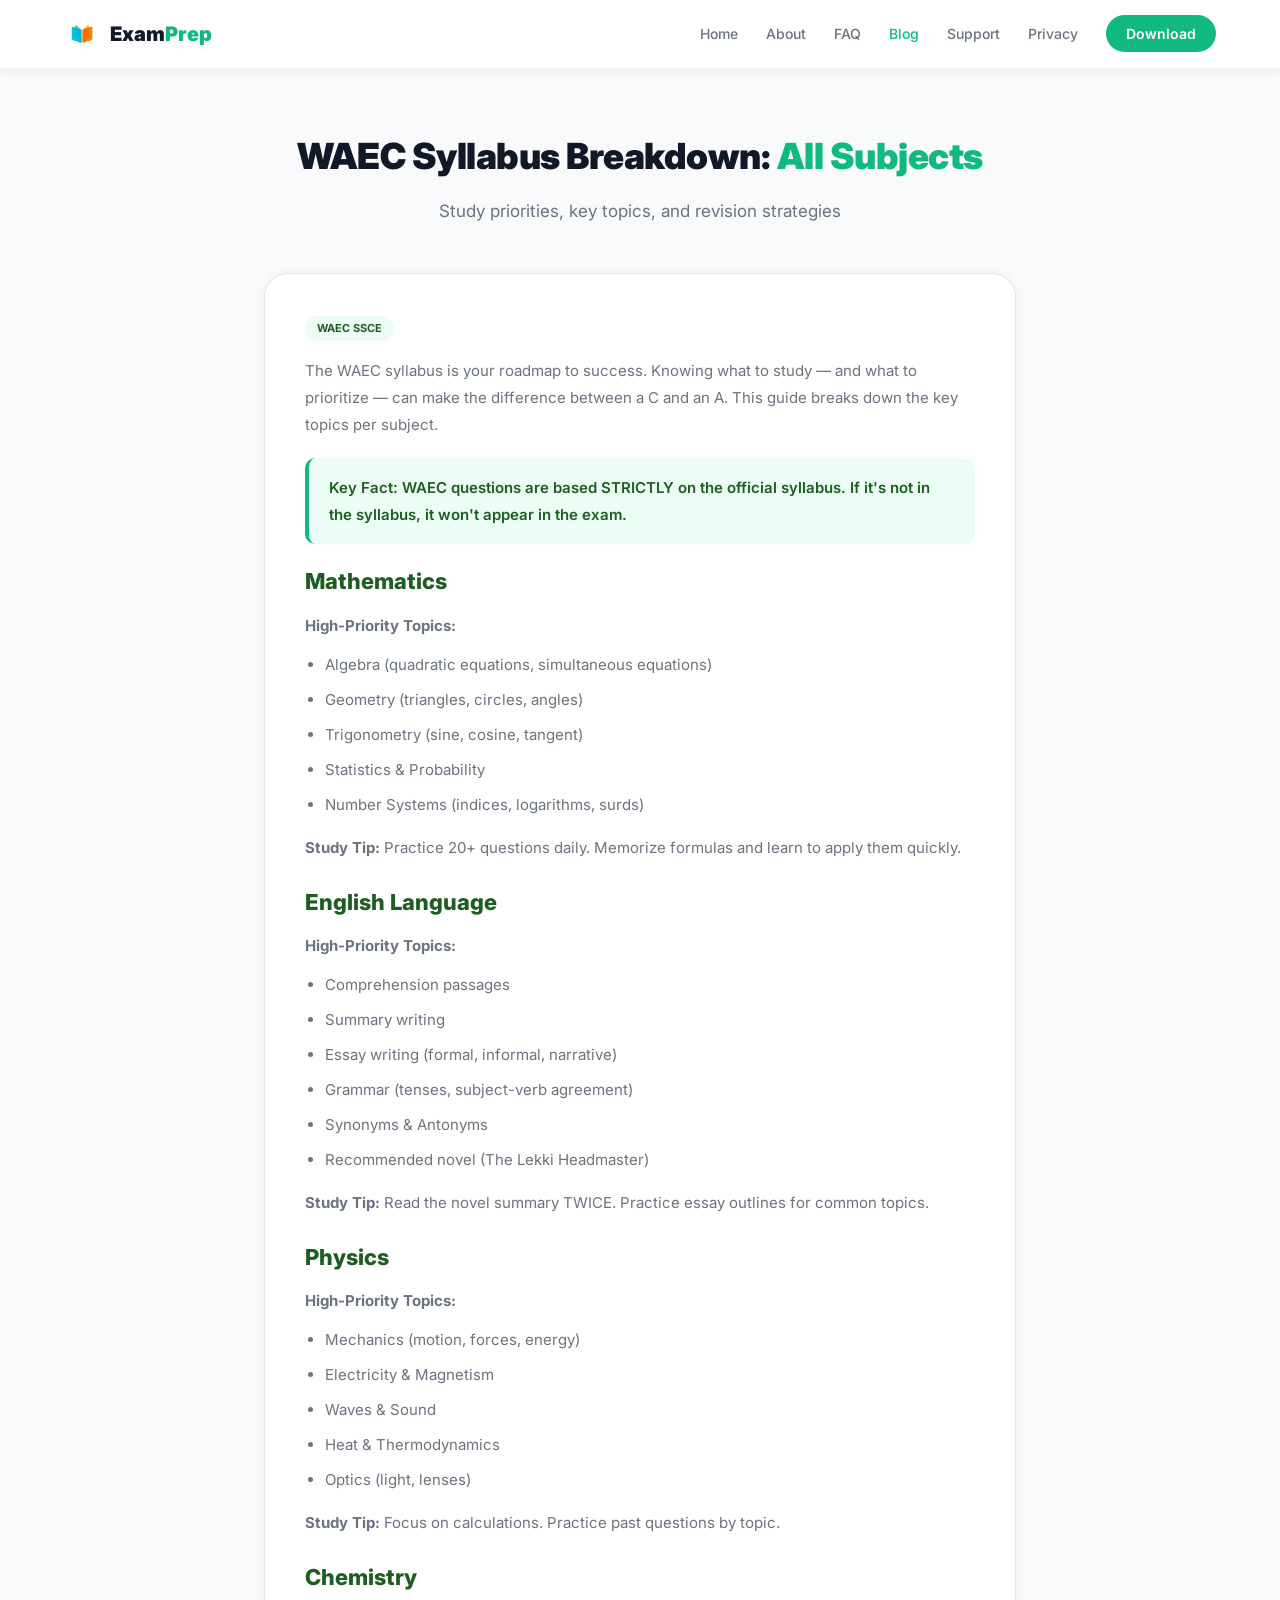
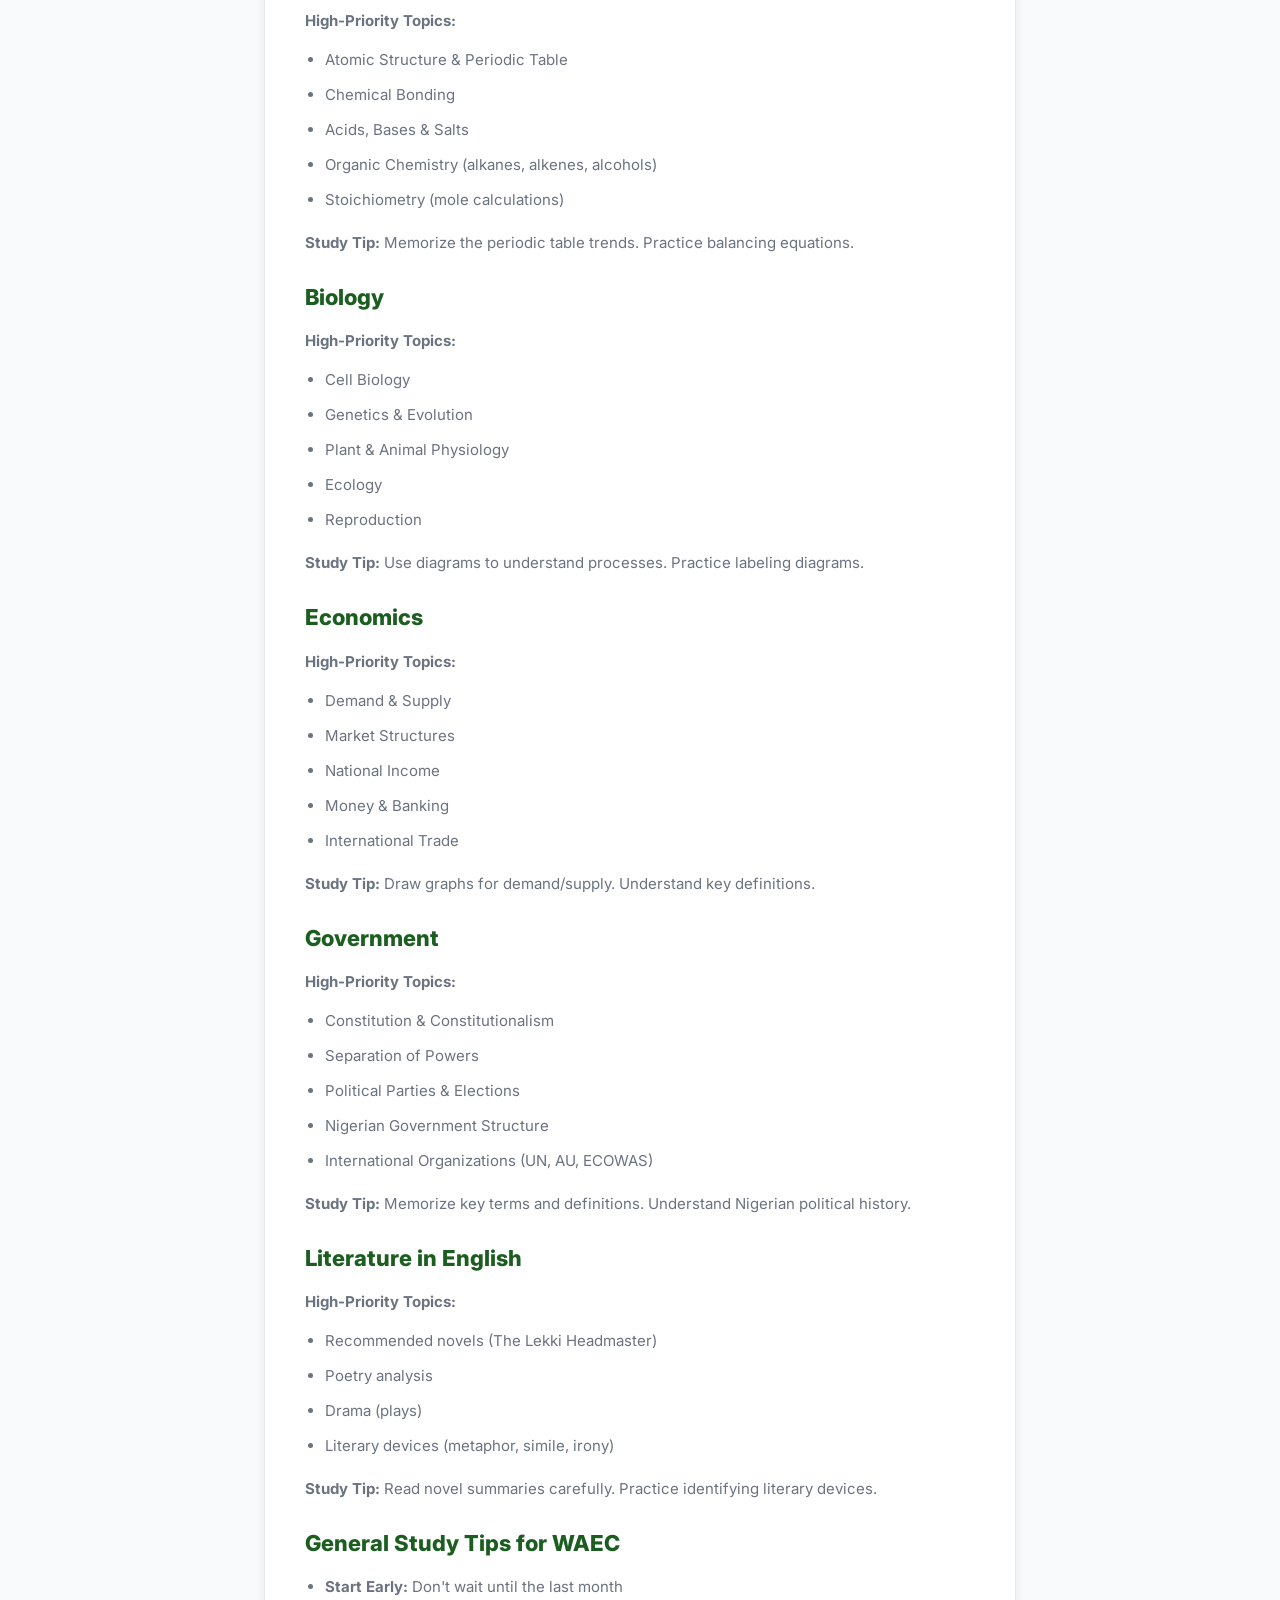
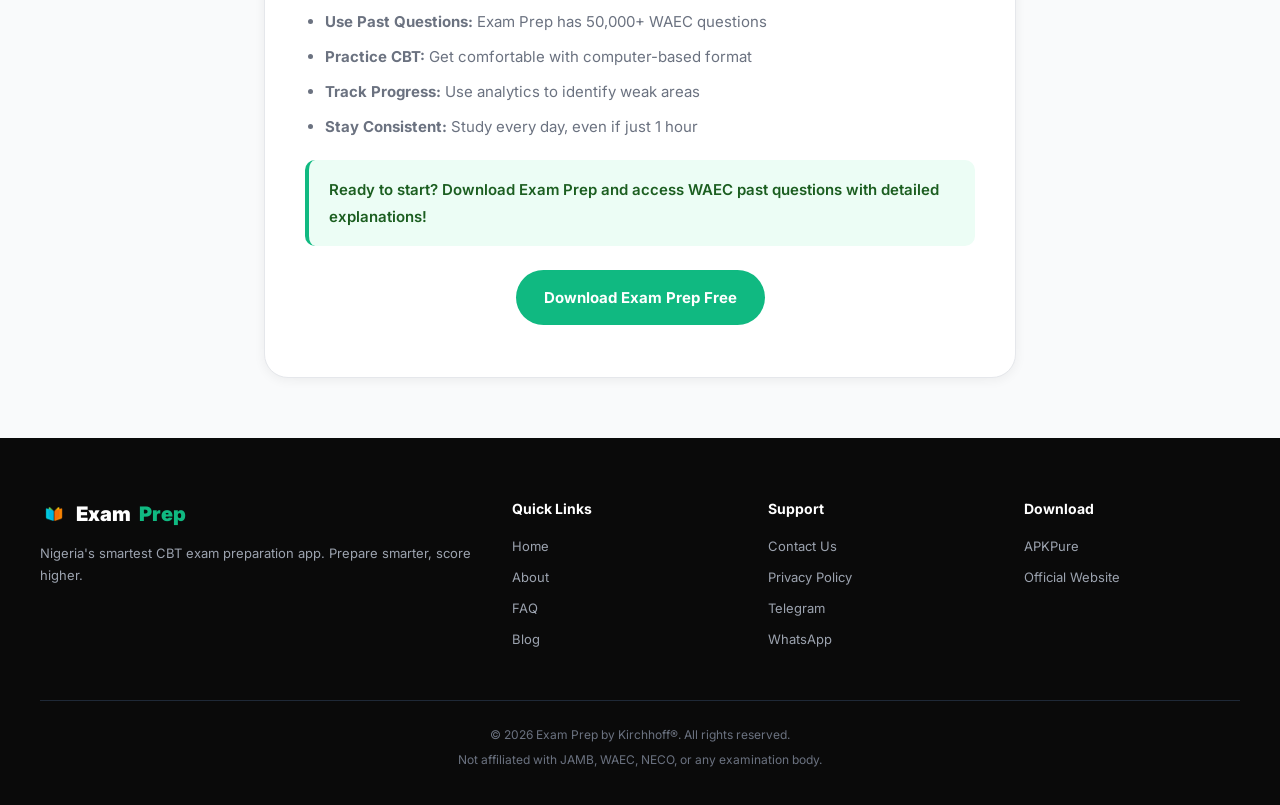
<file: blog/waec-syllabus-tips.html>
<!DOCTYPE html>
<html lang="en">
<head>
    <meta charset="UTF-8">
    <meta name="viewport" content="width=device-width, initial-scale=1.0">
    <title>WAEC Syllabus Breakdown: All Subjects Explained — Exam Prep Blog</title>
    <meta name="description" content="Complete breakdown of the WAEC syllabus with study priorities, key topics, and revision strategies for top grades.">
    <link rel="icon" type="image/png" href="../logo.png">
    <link rel="stylesheet" href="../style.css">
    <link rel="preconnect" href="https://fonts.googleapis.com">
    <link href="https://fonts.googleapis.com/css2?family=Inter:wght@400;500;600;700;800;900&display=swap" rel="stylesheet">
    <style>
        .article-section {
            max-width: 800px;
            margin: 0 auto;
            padding: 60px 24px;
        }
        
        .article-card {
            background: var(--card);
            border-radius: var(--radius-lg);
            padding: 40px;
            box-shadow: var(--shadow);
            border: 1px solid var(--border);
        }
        
        .article-category {
            display: inline-block;
            background: var(--green-light);
            color: var(--green-dark);
            padding: 4px 12px;
            border-radius: 50px;
            font-size: 11px;
            font-weight: 700;
            margin-bottom: 16px;
        }
        
        .article-card h2 {
            font-size: 22px;
            font-weight: 800;
            margin: 24px 0 12px;
            color: var(--green-dark);
        }
        
        .article-card h2:first-of-type {
            margin-top: 0;
        }
        
        .article-card p {
            font-size: 15px;
            color: var(--text-secondary);
            line-height: 1.8;
            margin-bottom: 12px;
        }
        
        .article-card ul {
            padding-left: 20px;
            margin-bottom: 16px;
        }
        
        .article-card li {
            font-size: 15px;
            color: var(--text-secondary);
            line-height: 1.8;
            margin-bottom: 8px;
        }
        
        .tip-box {
            background: var(--green-light);
            border-left: 4px solid var(--green);
            padding: 16px 20px;
            border-radius: var(--radius-sm);
            margin: 20px 0;
        }
        
        .tip-box p {
            color: var(--green-dark);
            font-weight: 600;
            margin-bottom: 0;
        }
    </style>
</head>
<body>

    <!-- NAVIGATION -->
    <nav class="navbar">
        <div class="nav-container">
            <a href="../index.html" class="nav-logo">
                <img src="../logo.png" alt="Exam Prep Logo">
                <span class="logo-text">Exam<span class="accent">Prep</span></span>
            </a>
            <button class="nav-toggle" id="navToggle" aria-label="Toggle navigation">
                <span></span>
                <span></span>
                <span></span>
            </button>
            <ul class="nav-menu" id="navMenu">
                <li><a href="../index.html">Home</a></li>
                <li><a href="../about.html">About</a></li>
                <li><a href="../faq.html">FAQ</a></li>
                <li><a href="../blog.html" class="active">Blog</a></li>
                <li><a href="../support.html">Support</a></li>
                <li><a href="../privacy.html">Privacy</a></li>
                <li><a href="../index.html#download" class="nav-download-btn">Download</a></li>
            </ul>
        </div>
    </nav>

    <!-- ARTICLE SECTION -->
    <section class="article-section">
        <h1 class="section-title">WAEC Syllabus Breakdown: <span class="accent">All Subjects</span></h1>
        <p class="section-subtitle">Study priorities, key topics, and revision strategies</p>

        <div class="article-card">
            <span class="article-category">WAEC SSCE</span>
            
            <p>The WAEC syllabus is your roadmap to success. Knowing what to study — and what to prioritize — can make the difference between a C and an A. This guide breaks down the key topics per subject.</p>

            <div class="tip-box">
                <p>Key Fact: WAEC questions are based STRICTLY on the official syllabus. If it's not in the syllabus, it won't appear in the exam.</p>
            </div>

            <h2>Mathematics</h2>
            <p><strong>High-Priority Topics:</strong></p>
            <ul>
                <li>Algebra (quadratic equations, simultaneous equations)</li>
                <li>Geometry (triangles, circles, angles)</li>
                <li>Trigonometry (sine, cosine, tangent)</li>
                <li>Statistics & Probability</li>
                <li>Number Systems (indices, logarithms, surds)</li>
            </ul>
            <p><strong>Study Tip:</strong> Practice 20+ questions daily. Memorize formulas and learn to apply them quickly.</p>

            <h2>English Language</h2>
            <p><strong>High-Priority Topics:</strong></p>
            <ul>
                <li>Comprehension passages</li>
                <li>Summary writing</li>
                <li>Essay writing (formal, informal, narrative)</li>
                <li>Grammar (tenses, subject-verb agreement)</li>
                <li>Synonyms & Antonyms</li>
                <li>Recommended novel (The Lekki Headmaster)</li>
            </ul>
            <p><strong>Study Tip:</strong> Read the novel summary TWICE. Practice essay outlines for common topics.</p>

            <h2>Physics</h2>
            <p><strong>High-Priority Topics:</strong></p>
            <ul>
                <li>Mechanics (motion, forces, energy)</li>
                <li>Electricity & Magnetism</li>
                <li>Waves & Sound</li>
                <li>Heat & Thermodynamics</li>
                <li>Optics (light, lenses)</li>
            </ul>
            <p><strong>Study Tip:</strong> Focus on calculations. Practice past questions by topic.</p>

            <h2>Chemistry</h2>
            <p><strong>High-Priority Topics:</strong></p>
            <ul>
                <li>Atomic Structure & Periodic Table</li>
                <li>Chemical Bonding</li>
                <li>Acids, Bases & Salts</li>
                <li>Organic Chemistry (alkanes, alkenes, alcohols)</li>
                <li>Stoichiometry (mole calculations)</li>
            </ul>
            <p><strong>Study Tip:</strong> Memorize the periodic table trends. Practice balancing equations.</p>

            <h2>Biology</h2>
            <p><strong>High-Priority Topics:</strong></p>
            <ul>
                <li>Cell Biology</li>
                <li>Genetics & Evolution</li>
                <li>Plant & Animal Physiology</li>
                <li>Ecology</li>
                <li>Reproduction</li>
            </ul>
            <p><strong>Study Tip:</strong> Use diagrams to understand processes. Practice labeling diagrams.</p>

            <h2>Economics</h2>
            <p><strong>High-Priority Topics:</strong></p>
            <ul>
                <li>Demand & Supply</li>
                <li>Market Structures</li>
                <li>National Income</li>
                <li>Money & Banking</li>
                <li>International Trade</li>
            </ul>
            <p><strong>Study Tip:</strong> Draw graphs for demand/supply. Understand key definitions.</p>

            <h2>Government</h2>
            <p><strong>High-Priority Topics:</strong></p>
            <ul>
                <li>Constitution & Constitutionalism</li>
                <li>Separation of Powers</li>
                <li>Political Parties & Elections</li>
                <li>Nigerian Government Structure</li>
                <li>International Organizations (UN, AU, ECOWAS)</li>
            </ul>
            <p><strong>Study Tip:</strong> Memorize key terms and definitions. Understand Nigerian political history.</p>

            <h2>Literature in English</h2>
            <p><strong>High-Priority Topics:</strong></p>
            <ul>
                <li>Recommended novels (The Lekki Headmaster)</li>
                <li>Poetry analysis</li>
                <li>Drama (plays)</li>
                <li>Literary devices (metaphor, simile, irony)</li>
            </ul>
            <p><strong>Study Tip:</strong> Read novel summaries carefully. Practice identifying literary devices.</p>

            <h2>General Study Tips for WAEC</h2>
            <ul>
                <li><strong>Start Early:</strong> Don't wait until the last month</li>
                <li><strong>Use Past Questions:</strong> Exam Prep has 50,000+ WAEC questions</li>
                <li><strong>Practice CBT:</strong> Get comfortable with computer-based format</li>
                <li><strong>Track Progress:</strong> Use analytics to identify weak areas</li>
                <li><strong>Stay Consistent:</strong> Study every day, even if just 1 hour</li>
            </ul>

            <div class="tip-box">
                <p>Ready to start? Download Exam Prep and access WAEC past questions with detailed explanations!</p>
            </div>

            <p style="text-align: center; margin-top: 24px;">
                <a href="../index.html#download" class="btn-primary">Download Exam Prep Free</a>
            </p>
        </div>
    </section>

    <!-- FOOTER -->
    <footer class="footer">
        <div class="footer-container">
            <div class="footer-grid">
                <div class="footer-brand">
                    <span class="footer-logo">
                        <img src="../logo.png" alt="Exam Prep Logo">
                        Exam<span class="accent">Prep</span>
                    </span>
                    <p>Nigeria's smartest CBT exam preparation app. Prepare smarter, score higher.</p>
                </div>
                <div class="footer-links">
                    <h4>Quick Links</h4>
                    <a href="../index.html">Home</a>
                    <a href="../about.html">About</a>
                    <a href="../faq.html">FAQ</a>
                    <a href="../blog.html">Blog</a>
                </div>
                <div class="footer-links">
                    <h4>Support</h4>
                    <a href="../support.html">Contact Us</a>
                    <a href="../privacy.html">Privacy Policy</a>
                    <a href="https://t.me/KirchhoffExamPrep" target="_blank">Telegram</a>
                    <a href="https://wa.me/2349031144480" target="_blank">WhatsApp</a>
                </div>
                <div class="footer-links">
                    <h4>Download</h4>
                    <a href="https://apkpure.com/p/com.kirchhoff.examprep" target="_blank">APKPure</a>
                    <a href="https://examprep.apk.com" target="_blank">Official Website</a>
                </div>
            </div>
            <div class="footer-bottom">
                <p>© <span class="current-year">2025</span> Exam Prep by Kirchhoff®. All rights reserved.</p>
                <p>Not affiliated with JAMB, WAEC, NECO, or any examination body.</p>
            </div>
        </div>
    </footer>

    <script src="../script.js"></script>
</body>
    </html>
</file>
<file: style.css>
/* ============================================
   EXAM PREP WEBSITE — MAIN STYLESHEET
   Professional Green Theme
   ============================================ */

/* RESET */
* {
    margin: 0;
    padding: 0;
    box-sizing: border-box;
}

:root {
    --green: #10B981;
    --green-dark: #1B5E20;
    --green-light: #ECFDF5;
    --bg: #F9FAFB;
    --bg-dark: #121212;
    --card: #FFFFFF;
    --card-dark: #1E1E24;
    --text: #111827;
    --text-secondary: #6B7280;
    --text-dark: #FFFFFF;
    --border: #E5E7EB;
    --border-dark: #2D2D2D;
    --radius: 16px;
    --radius-sm: 10px;
    --radius-lg: 24px;
    --shadow: 0 2px 12px rgba(0,0,0,0.06);
    --shadow-lg: 0 8px 30px rgba(0,0,0,0.12);
    --transition: all 0.3s ease;
}

html {
    scroll-behavior: smooth;
}

body {
    font-family: 'Inter', -apple-system, BlinkMacSystemFont, 'Segoe UI', Roboto, sans-serif;
    background: var(--bg);
    color: var(--text);
    line-height: 1.6;
}

.accent {
    color: var(--green);
}

img {
    max-width: 100%;
    height: auto;
}

/* ============================================
   NAVIGATION
   ============================================ */

.navbar {
    background: var(--card);
    box-shadow: var(--shadow);
    position: sticky;
    top: 0;
    z-index: 1000;
}

.nav-container {
    max-width: 1200px;
    margin: 0 auto;
    padding: 16px 24px;
    display: flex;
    align-items: center;
    justify-content: space-between;
}

.nav-logo {
    display: flex;
    align-items: center;
    gap: 10px;
    text-decoration: none;
    color: var(--text);
    font-weight: 800;
    font-size: 20px;
}

.nav-logo img {
    width: 36px;
    height: 36px;
    border-radius: 8px;
}

.logo-text {
    font-weight: 900;
}

.nav-menu {
    display: flex;
    align-items: center;
    gap: 28px;
    list-style: none;
}

.nav-menu a {
    text-decoration: none;
    color: var(--text-secondary);
    font-weight: 500;
    font-size: 14px;
    transition: var(--transition);
}

.nav-menu a:hover,
.nav-menu a.active {
    color: var(--green);
}

.nav-download-btn {
    background: var(--green) !important;
    color: white !important;
    padding: 10px 20px;
    border-radius: 50px;
    font-weight: 600 !important;
}

.nav-download-btn:hover {
    background: var(--green-dark) !important;
}

.nav-toggle {
    display: none;
    flex-direction: column;
    gap: 5px;
    background: none;
    border: none;
    cursor: pointer;
    padding: 5px;
}

.nav-toggle span {
    width: 25px;
    height: 3px;
    background: var(--text);
    border-radius: 3px;
    transition: var(--transition);
}

/* ============================================
   HERO SECTION
   ============================================ */

.hero {
    background: linear-gradient(135deg, #ECFDF5 0%, #F0FDF4 50%, #F9FAFB 100%);
    padding: 80px 24px;
    overflow: hidden;
}

.hero-container {
    max-width: 1200px;
    margin: 0 auto;
    display: grid;
    grid-template-columns: 1fr 1fr;
    gap: 60px;
    align-items: center;
}

.hero-badge {
    display: inline-block;
    background: var(--green-light);
    color: var(--green-dark);
    padding: 8px 16px;
    border-radius: 50px;
    font-size: 13px;
    font-weight: 600;
    margin-bottom: 20px;
    border: 1px solid var(--green);
}

.hero-title {
    font-size: 48px;
    font-weight: 900;
    line-height: 1.2;
    margin-bottom: 20px;
    letter-spacing: -1px;
}

.hero-subtitle {
    font-size: 18px;
    color: var(--text-secondary);
    margin-bottom: 32px;
    line-height: 1.7;
}

.hero-buttons {
    display: flex;
    gap: 16px;
    flex-wrap: wrap;
    margin-bottom: 40px;
}

.btn-primary,
.btn-secondary {
    padding: 14px 28px;
    border-radius: 50px;
    font-size: 15px;
    font-weight: 700;
    text-decoration: none;
    transition: var(--transition);
    display: inline-flex;
    align-items: center;
    gap: 8px;
}

.btn-primary {
    background: var(--green);
    color: white;
}

.btn-primary:hover {
    background: var(--green-dark);
    transform: translateY(-2px);
    box-shadow: var(--shadow-lg);
}

.btn-secondary {
    background: var(--card);
    color: var(--text);
    border: 1px solid var(--border);
}

.btn-secondary:hover {
    border-color: var(--green);
    color: var(--green);
    transform: translateY(-2px);
}

.hero-stats {
    display: flex;
    gap: 40px;
    flex-wrap: wrap;
}

.stat {
    display: flex;
    flex-direction: column;
}

.stat-number {
    font-size: 28px;
    font-weight: 900;
    color: var(--green-dark);
}

.stat-label {
    font-size: 13px;
    color: var(--text-secondary);
    font-weight: 500;
}

.hero-phone {
    display: flex;
    justify-content: center;
}

.hero-showcase {
    max-width: 100%;
    height: auto;
    border-radius: 20px;
}

/* ============================================
   SECTION STYLES
   ============================================ */

.section-container {
    max-width: 1200px;
    margin: 0 auto;
    padding: 80px 24px;
}

.section-title {
    font-size: 36px;
    font-weight: 900;
    text-align: center;
    margin-bottom: 12px;
    letter-spacing: -0.5px;
}

.section-subtitle {
    text-align: center;
    color: var(--text-secondary);
    font-size: 17px;
    margin-bottom: 48px;
}

/* ============================================
   FEATURES
   ============================================ */

.features-grid {
    display: grid;
    grid-template-columns: repeat(auto-fit, minmax(260px, 1fr));
    gap: 24px;
}

.feature-card {
    background: var(--card);
    border-radius: var(--radius);
    padding: 28px;
    box-shadow: var(--shadow);
    transition: var(--transition);
    border: 1px solid var(--border);
    text-align: center;
}

.feature-card:hover {
    transform: translateY(-4px);
    box-shadow: var(--shadow-lg);
    border-color: var(--green);
}

.feature-icon {
    width: 56px;
    height: 56px;
    margin: 0 auto 16px;
    display: block;
}

.feature-card h3 {
    font-size: 18px;
    font-weight: 700;
    margin-bottom: 8px;
}

.feature-card p {
    font-size: 14px;
    color: var(--text-secondary);
    line-height: 1.7;
}

/* ============================================
   TESTIMONIALS SLIDER
   ============================================ */

.testimonials {
    background: var(--green-light);
    overflow: hidden;
}

.testimonial-slider {
    position: relative;
    max-width: 700px;
    margin: 0 auto;
    overflow: hidden;
}

.testimonial-track {
    display: flex;
    transition: transform 0.5s ease;
}

.testimonial-slide {
    min-width: 100%;
    padding: 0 16px;
}

.testimonial-card {
    background: var(--card);
    border-radius: var(--radius);
    padding: 32px;
    box-shadow: var(--shadow);
    border-left: 4px solid var(--green);
    text-align: center;
}

.stars {
    margin-bottom: 12px;
    font-size: 18px;
    color: #F59E0B;
    letter-spacing: 2px;
}

.testimonial-text {
    font-size: 15px;
    color: var(--text-secondary);
    font-style: italic;
    line-height: 1.7;
    margin-bottom: 16px;
}

.testimonial-name {
    font-size: 14px;
    font-weight: 700;
    color: var(--green-dark);
}

.slider-dots {
    display: flex;
    justify-content: center;
    gap: 10px;
    margin-top: 24px;
}

.slider-dot {
    width: 10px;
    height: 10px;
    border-radius: 50%;
    background: #D1D5DB;
    border: none;
    cursor: pointer;
    transition: var(--transition);
}

.slider-dot.active {
    background: var(--green);
    width: 24px;
    border-radius: 5px;
}

/* ============================================
   DOWNLOAD SECTION
   ============================================ */

.download-buttons {
    display: flex;
    flex-direction: column;
    gap: 16px;
    justify-content: center;
    align-items: center;
    max-width: 500px;
    margin: 0 auto;
}

.btn-download {
    background: var(--card);
    border: 2px solid var(--green);
    border-radius: var(--radius);
    padding: 20px 28px;
    text-decoration: none;
    color: var(--text);
    display: flex;
    align-items: center;
    gap: 16px;
    transition: var(--transition);
    width: 100%;
    max-width: 400px;
}

.btn-download:hover {
    background: var(--green);
    color: white;
    transform: translateY(-4px);
    box-shadow: var(--shadow-lg);
}

.btn-download img {
    width: 32px;
    height: 32px;
}

.btn-download strong {
    display: block;
    font-size: 16px;
}

.btn-download small {
    font-size: 12px;
    opacity: 0.8;
}

.download-note {
    text-align: center;
    margin-top: 32px;
    font-size: 13px;
    color: var(--text-secondary);
}

/* ============================================
   CTA SECTION
   ============================================ */

.cta {
    background: linear-gradient(135deg, var(--green-dark), var(--green));
    text-align: center;
}

.cta .section-title {
    color: white;
}

.cta .accent {
    color: #A7F3D0;
}

.cta p {
    color: rgba(255,255,255,0.9);
    font-size: 16px;
    margin-bottom: 28px;
}

.cta .btn-primary {
    background: white;
    color: var(--green-dark);
}

.cta .btn-primary:hover {
    background: var(--green-light);
}

/* ============================================
   FOOTER
   ============================================ */

.footer {
    background: #0A0A0A;
    color: #D1D5DB;
    padding: 60px 24px 30px;
}

.footer-container {
    max-width: 1200px;
    margin: 0 auto;
}

.footer-grid {
    display: grid;
    grid-template-columns: 2fr 1fr 1fr 1fr;
    gap: 40px;
    margin-bottom: 40px;
}

.footer-logo {
    display: flex;
    align-items: center;
    gap: 8px;
    font-size: 20px;
    font-weight: 900;
    color: white;
}

.footer-logo img {
    width: 28px;
    height: 28px;
    border-radius: 6px;
}

.footer-brand p {
    margin-top: 12px;
    font-size: 13px;
    color: #9CA3AF;
    line-height: 1.7;
}

.footer-links h4 {
    color: white;
    font-size: 14px;
    margin-bottom: 16px;
}

.footer-links a {
    display: block;
    color: #9CA3AF;
    text-decoration: none;
    font-size: 13px;
    margin-bottom: 10px;
    transition: var(--transition);
}

.footer-links a:hover {
    color: var(--green);
}

.footer-bottom {
    border-top: 1px solid #1F2937;
    padding-top: 24px;
    text-align: center;
}

.footer-bottom p {
    font-size: 12px;
    color: #6B7280;
    margin-bottom: 6px;
}

/* ============================================
   RESPONSIVE
   ============================================ */

@media (max-width: 768px) {
    .nav-toggle {
        display: flex;
    }
    
    .nav-menu {
        display: none;
        position: absolute;
        top: 100%;
        left: 0;
        right: 0;
        background: var(--card);
        flex-direction: column;
        padding: 20px;
        gap: 16px;
        box-shadow: var(--shadow-lg);
    }
    
    .nav-menu.open {
        display: flex;
    }
    
    .hero-container {
        grid-template-columns: 1fr;
        text-align: center;
    }
    
    .hero-title {
        font-size: 32px;
    }
    
    .hero-buttons {
        justify-content: center;
    }
    
    .hero-stats {
        justify-content: center;
        gap: 24px;
    }
    
    .hero-phone {
        display: none;
    }
    
    .section-title {
        font-size: 28px;
    }
    
    .footer-grid {
        grid-template-columns: 1fr;
        gap: 24px;
    }
}

@media (max-width: 480px) {
    .hero {
        padding: 40px 16px;
    }
    
    .hero-title {
        font-size: 26px;
    }
    
    .hero-subtitle {
        font-size: 15px;
    }
    
    .section-container {
        padding: 50px 16px;
    }
    
    .btn-download {
        max-width: 100%;
    }
   }
</file>
